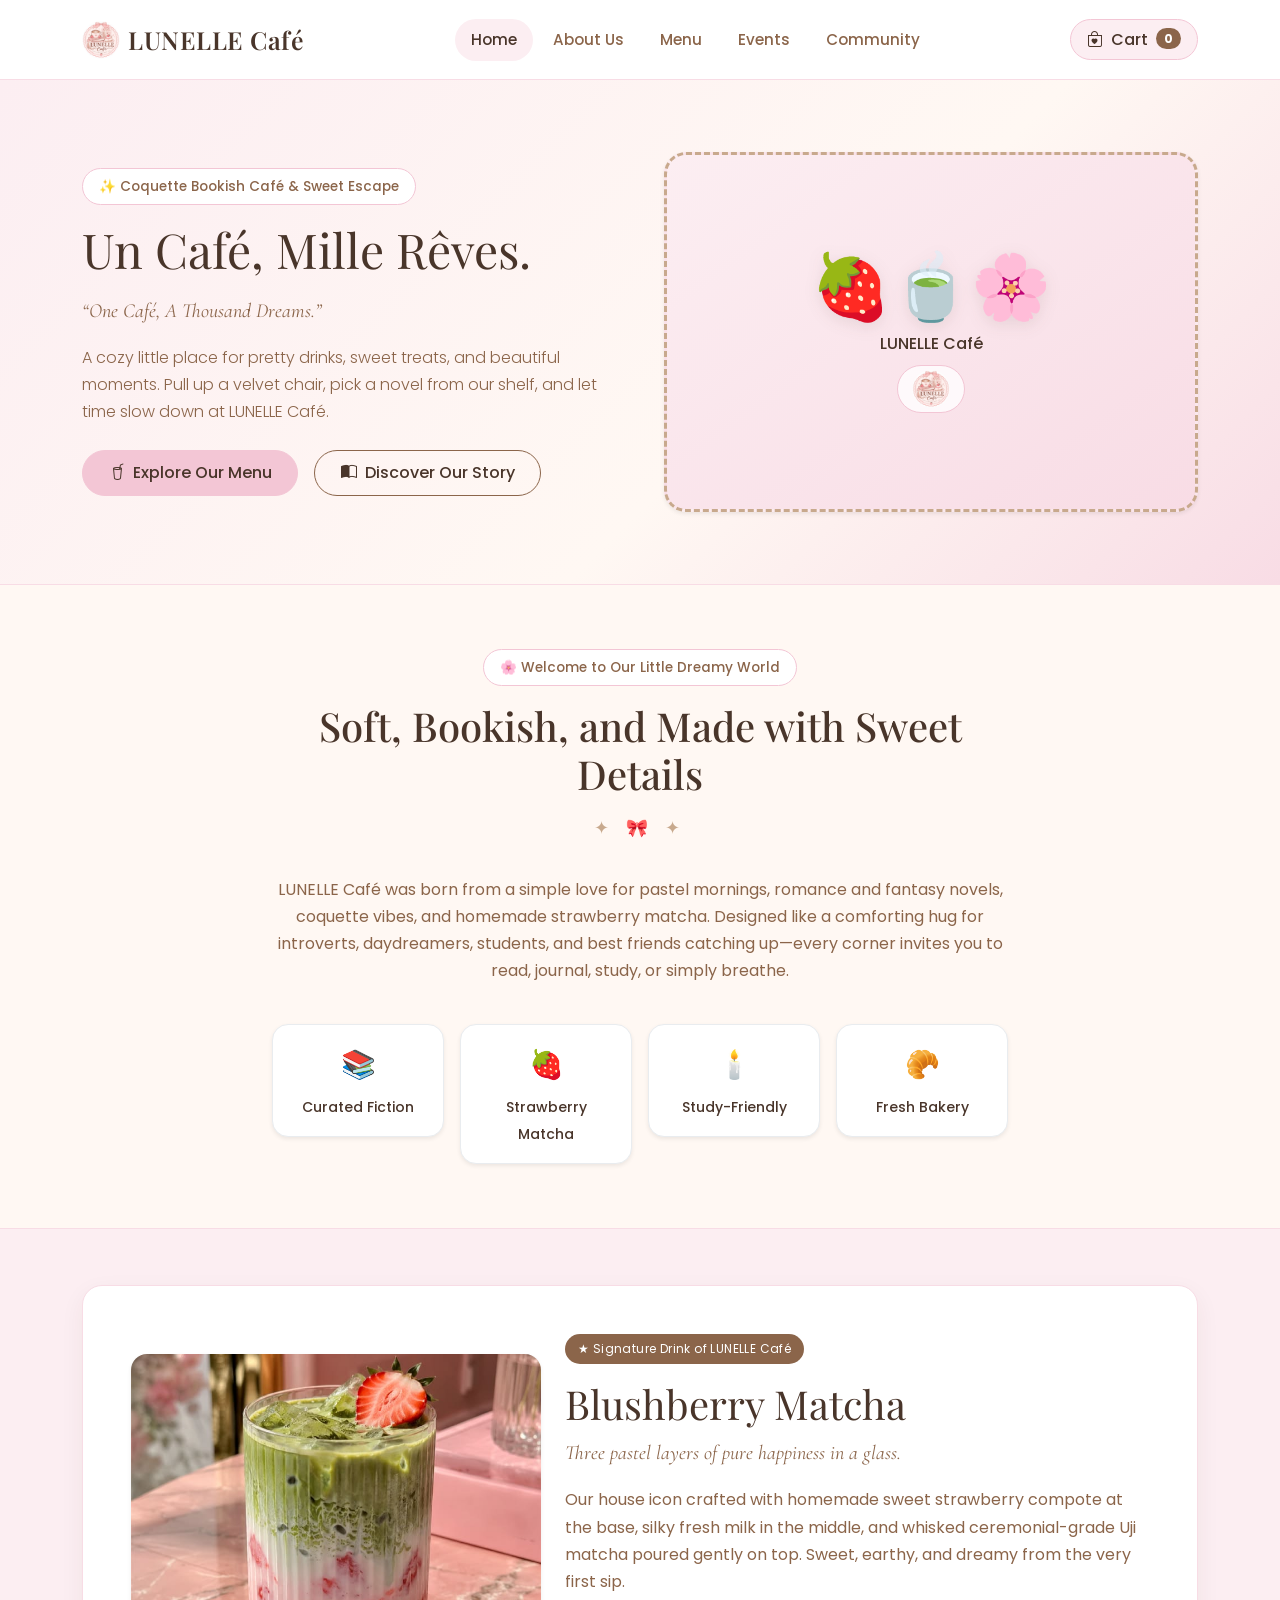
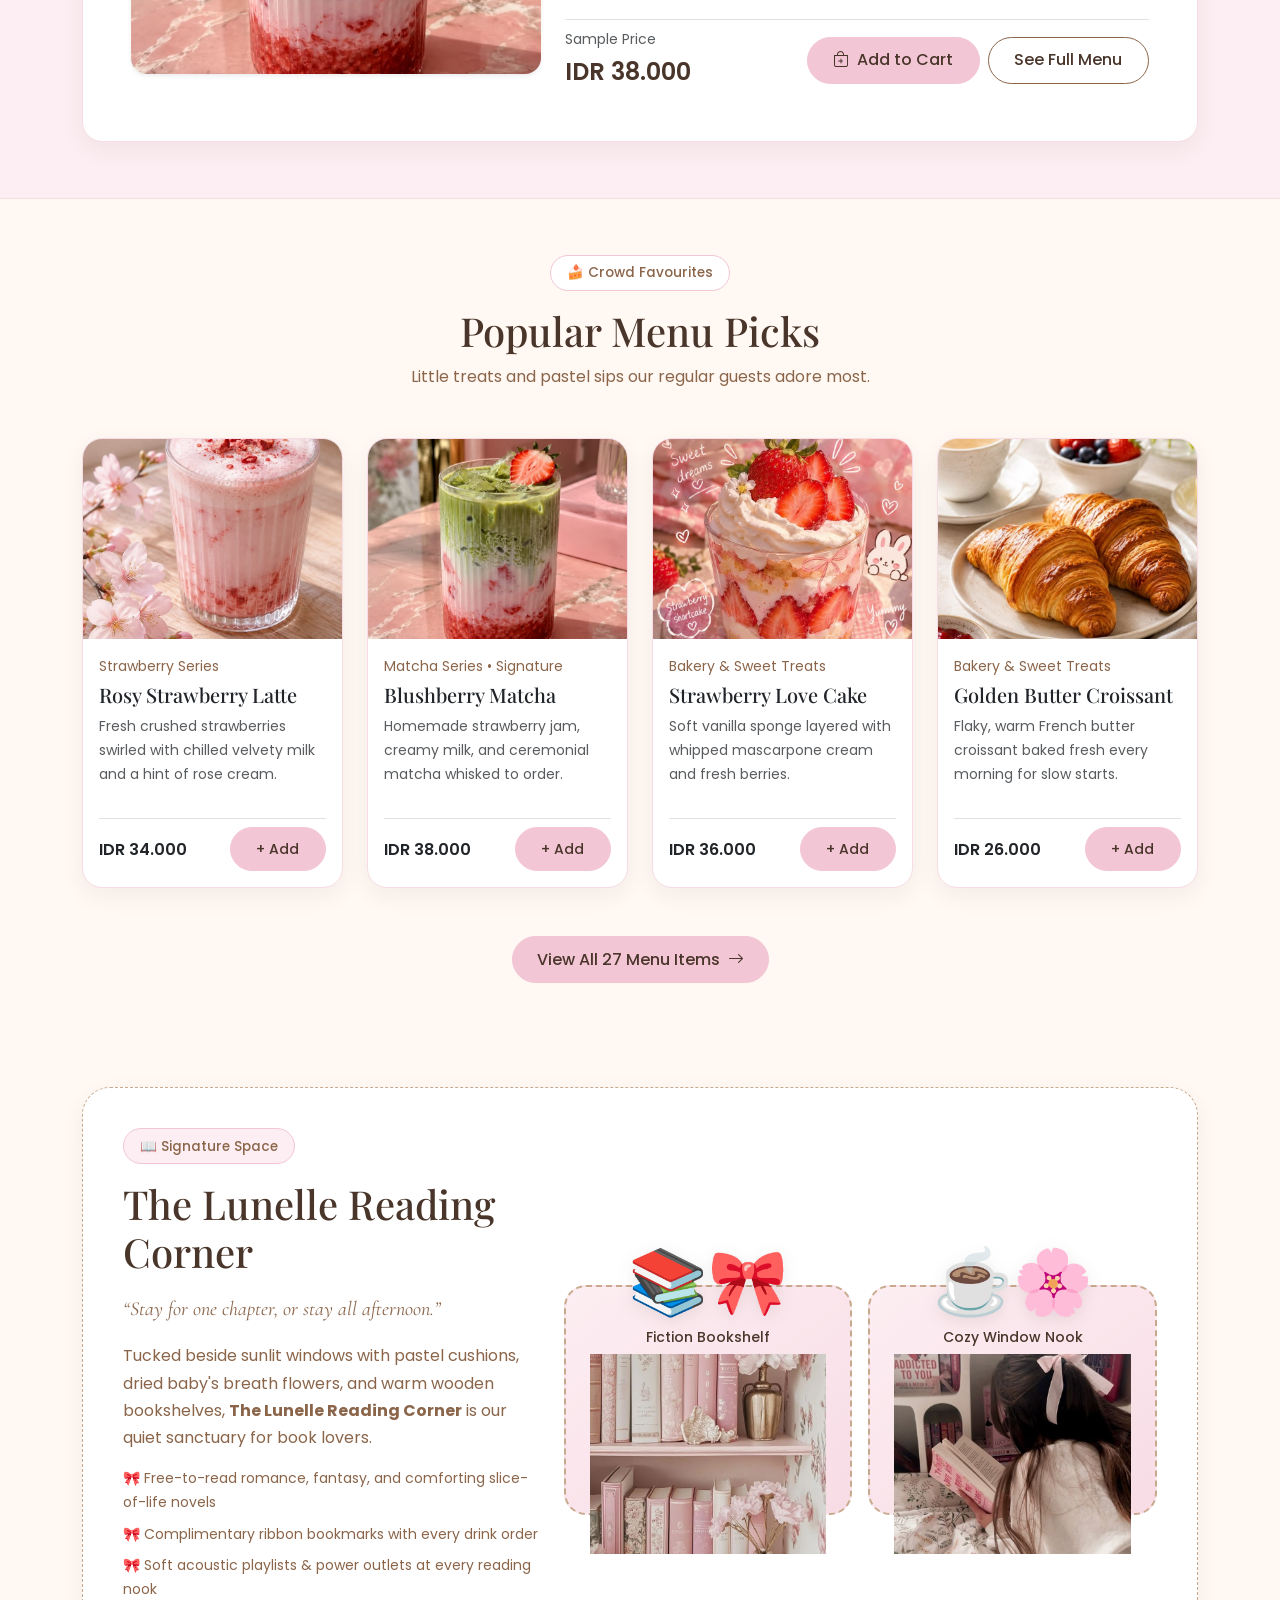
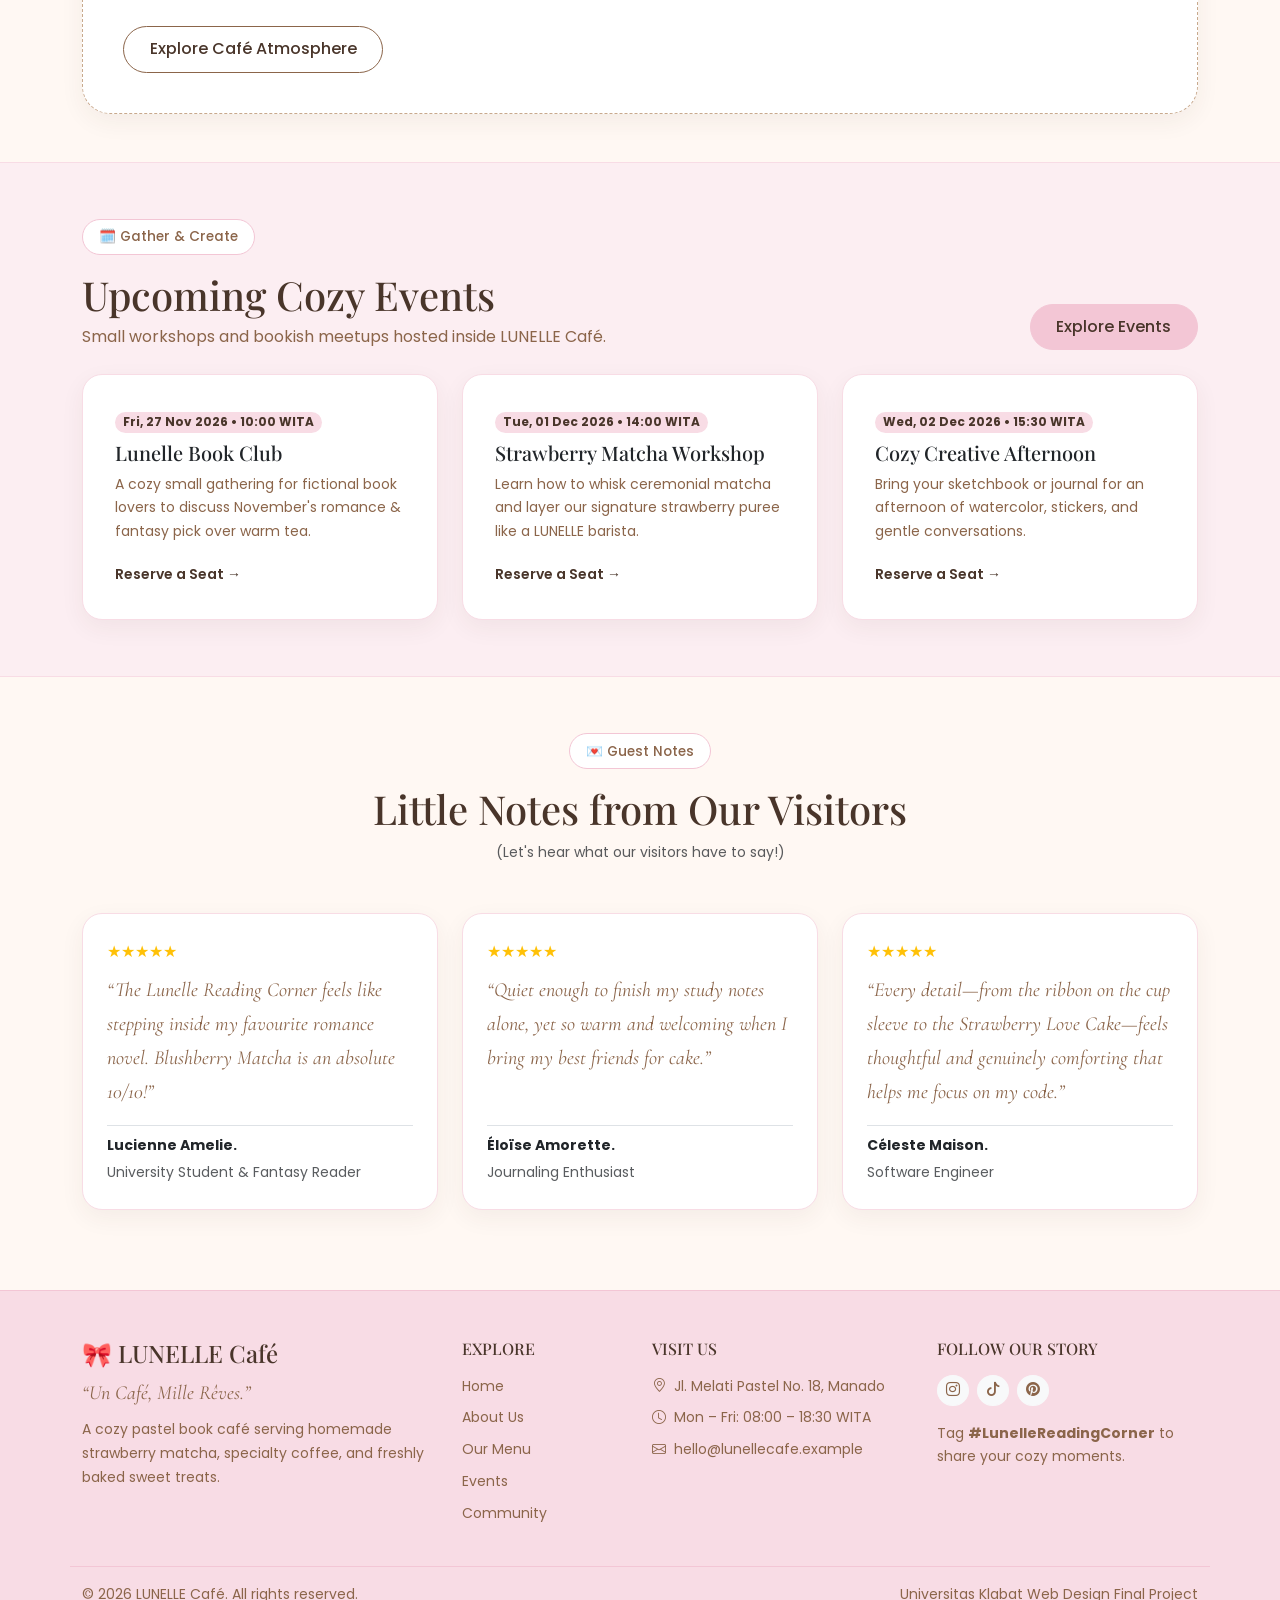
<file: index.html>
<!DOCTYPE html>
<html lang="en">
<head>
  <meta charset="UTF-8">
  <meta name="viewport" content="width=device-width, initial-scale=1.0">
  <title>LUNELLE Café — Un Café, Mille Rêves.</title>
  <!-- Bootstrap 5 CSS (Bisa diganti ke file lokal kamu: href="css/bootstrap.min.css") -->
  <link href="css/bootstrap.min.css" rel="stylesheet">
  <!-- Bootstrap Icons -->
  <link rel="stylesheet" href="https://cdn.jsdelivr.net/npm/bootstrap-icons@1.11.3/font/bootstrap-icons.min.css">
  <!-- Custom LUNELLE CSS -->
  <link rel="stylesheet" href="css/style.css">
</head>
<body>

  <!-- 1. NAVIGATION BAR (Buka tab baru saat diklik) -->
  <nav class="navbar navbar-expand-lg navbar-lunelle sticky-top">
    <div class="container">
      <a class="navbar-brand d-flex align-items-center gap-2" href="index.html">
        <img src="images/logo.png" alt="Logo LUNELLE Café" width="38" height="38" class="rounded-circle object-fit-cover">
        <span>LUNELLE Café</span>
      </a>
      <button class="navbar-toggler border-0" type="button" data-bs-toggle="collapse" data-bs-target="#lunelleNavbar" aria-controls="lunelleNavbar" aria-expanded="false" aria-label="Toggle navigation">
        <span class="navbar-toggler-icon"></span>
      </button>

      <div class="collapse navbar-collapse" id="lunelleNavbar">
        <ul class="navbar-nav mx-auto mb-2 mb-lg-0 gap-lg-1">
          <li class="nav-item">
            <a class="nav-link active" aria-current="page" href="index.html">Home</a>
          </li>
          <li class="nav-item">
            <a class="nav-link" href="about.html" target="_blank" rel="noopener noreferrer">About Us</a>
          </li>
          <li class="nav-item">
            <a class="nav-link" href="menu.html" target="_blank" rel="noopener noreferrer">Menu</a>
          </li>
          <li class="nav-item">
            <a class="nav-link" href="events.html" target="_blank" rel="noopener noreferrer">Events</a>
          </li>
          <li class="nav-item">
            <a class="nav-link" href="community.html" target="_blank" rel="noopener noreferrer">Community</a>
          </li>
        </ul>

        <!-- Shopping Cart Button with Item Counter -->
        <div class="d-flex">
          <a href="menu.html#cartSection" target="_blank" rel="noopener noreferrer" class="btn btn-cart-nav d-inline-flex align-items-center gap-2">
            <i class="bi bi-bag-heart"></i>
            <span>Cart</span>
            <span class="badge rounded-pill badge-cart" id="navCartCount">0</span>
          </a>
        </div>
      </div>
    </div>
  </nav>

  <!-- 2. HERO SECTION -->
  <header class="hero-section">
    <div class="container">
      <div class="row align-items-center g-5">
        <div class="col-lg-6 fade-in-up">
          <span class="pill-tag">✨ Coquette Bookish Café &amp; Sweet Escape</span>
          <h1 class="display-5 mb-3">Un Café, Mille Rêves.</h1>
          <p class="font-accent mb-3">“One Café, A Thousand Dreams.”</p>
          <p class="lead fs-6 text-coffee mb-4">
            A cozy little place for pretty drinks, sweet treats, and beautiful moments. Pull up a velvet chair, pick a novel from our shelf, and let time slow down at LUNELLE Café.
          </p>
          <div class="d-flex flex-wrap gap-3">
            <a href="menu.html" target="_blank" rel="noopener noreferrer" class="btn btn-lunelle-primary">
              <i class="bi bi-cup-straw me-1"></i> Explore Our Menu
            </a>
            <a href="about.html" target="_blank" rel="noopener noreferrer" class="btn btn-lunelle-outline">
              <i class="bi bi-book-half me-1"></i> Discover Our Story
            </a>
          </div>
        </div>

        <div class="col-lg-6 fade-in-up">
          <!-- Placeholder Foto Hero (Ganti dengan <img src="images/hero-cafe.jpg" class="img-fluid rounded-4" alt="...">) -->
          <div class="photo-placeholder photo-hero shadow-sm" role="img" aria-label="Placeholder foto utama interior pastel LUNELLE Café">
            <div class="fruit-emoji">🍓🍵🌸</div>
            <p class="mb-2 fw-medium text-dark-brown">LUNELLE Café</p>
            <span class="photo-label">
                <img src="images/logo.png" alt="Logo LUNELLE Café" width="38" height="38" class="rounded-circle object-fit-cover">
            </span>
          </div>
        </div>
      </div>
    </div>
  </header>

  <!-- 3. BRAND INTRODUCTION -->
  <section class="py-5">
    <div class="container py-3">
      <div class="row justify-content-center text-center fade-in-up">
        <div class="col-lg-8">
          <span class="pill-tag">🌸 Welcome to Our Little Dreamy World</span>
          <h2 class="h1 mb-3">Soft, Bookish, and Made with Sweet Details</h2>
          <div class="section-divider">✦ 🎀 ✦</div>
          <p class="text-coffee mb-4">
            LUNELLE Café was born from a simple love for pastel mornings, romance and fantasy novels, coquette vibes, and homemade strawberry matcha. Designed like a comforting hug for introverts, daydreamers, students, and best friends catching up—every corner invites you to read, journal, study, or simply breathe.
          </p>
          <div class="row g-3 mt-2">
            <div class="col-6 col-md-3">
              <div class="p-3 rounded-4 bg-white border border-light-subtle shadow-sm">
                <div class="fs-3 mb-1">📚</div>
                <small class="fw-medium">Curated Fiction</small>
              </div>
            </div>
            <div class="col-6 col-md-3">
              <div class="p-3 rounded-4 bg-white border border-light-subtle shadow-sm">
                <div class="fs-3 mb-1">🍓</div>
                <small class="fw-medium">Strawberry Matcha</small>
              </div>
            </div>
            <div class="col-6 col-md-3">
              <div class="p-3 rounded-4 bg-white border border-light-subtle shadow-sm">
                <div class="fs-3 mb-1">🕯️</div>
                <small class="fw-medium">Study-Friendly</small>
              </div>
            </div>
            <div class="col-6 col-md-3">
              <div class="p-3 rounded-4 bg-white border border-light-subtle shadow-sm">
                <div class="fs-3 mb-1">🥐</div>
                <small class="fw-medium">Fresh Bakery</small>
              </div>
            </div>
          </div>
        </div>
      </div>
    </div>
  </section>

  <!-- 4. SIGNATURE DRINK -->
  <section class="py-5 bg-baby-pink border-top border-bottom" style="border-color: var(--blush-pink) !important;">
    <div class="container py-2">
      <div class="card card-lunelle p-4 p-lg-5 fade-in-up">
        <div class="row align-items-center g-4">
          <div class="col-md-5">
           <img src="images/blushberry-matcha.jpg" class="img-fluid rounded-4 shadow-sm w-100" style="height: 320px; object-fit: cover;" alt="Blushberry Matcha Signature Drink">
          </div>
          <div class="col-md-7">
            <span class="signature-badge d-inline-block mb-3">★ Signature Drink of LUNELLE Café</span>
            <h2 class="display-6 mb-2">Blushberry Matcha</h2>
            <p class="font-accent mb-3">Three pastel layers of pure happiness in a glass.</p>
            <p class="text-coffee mb-4">
              Our house icon crafted with homemade sweet strawberry compote at the base, silky fresh milk in the middle, and whisked ceremonial-grade Uji matcha poured gently on top. Sweet, earthy, and dreamy from the very first sip.
            </p>
            <div class="d-flex flex-wrap align-items-center justify-content-between gap-3 pt-2 border-top">
              <div>
                <small class="text-muted d-block">Sample Price</small>
                <span class="fs-4 fw-semibold text-dark-brown">IDR 38.000</span>
              </div>
              <div class="d-flex gap-2">
                <button type="button" class="btn btn-lunelle-primary" onclick="addToCartFromHome('mat-2')">
                  <i class="bi bi-bag-plus me-1"></i> Add to Cart
                </button>
                <a href="menu.html" target="_blank" rel="noopener noreferrer" class="btn btn-lunelle-outline">See Full Menu</a>
              </div>
            </div>
          </div>
        </div>
      </div>
    </div>
  </section>

  <!-- 5. POPULAR MENU -->
  <section class="py-5">
    <div class="container py-2">
      <div class="text-center mb-5 fade-in-up">
        <span class="pill-tag">🍰 Crowd Favourites</span>
        <h2 class="h1">Popular Menu Picks</h2>
        <p class="text-coffee">Little treats and pastel sips our regular guests adore most.</p>
      </div>

      <div class="row row-cols-1 row-cols-md-2 row-cols-lg-4 g-4 fade-in-up">
       <!-- Item 1 -->
        <div class="col">
          <div class="card card-lunelle h-100">
            <img src="images/rosy-strawberry-latte.jpg" class="card-img-top" style="height: 200px; object-fit: cover;" alt="Rosy Strawberry Latte">
            <div class="card-body d-flex flex-column">
              <small class="text-coffee mb-1">Strawberry Series</small>
              <h3 class="h5 card-title">Rosy Strawberry Latte</h3>
              <p class="card-text small text-muted flex-grow-1">Fresh crushed strawberries swirled with chilled velvety milk and a hint of rose cream.</p>
              <div class="d-flex align-items-center justify-content-between mt-3 pt-2 border-top">
                <span class="fw-semibold">IDR 34.000</span>
                <button class="btn btn-sm btn-lunelle-primary" onclick="addToCartFromHome('str-1')">+ Add</button>
              </div>
            </div>
          </div>
        </div>

        <!-- Item 2 -->
        <div class="col">
          <div class="card card-lunelle h-100">
            <img src="images/blushberry-matcha.jpg" class="card-img-top" style="height: 200px; object-fit: cover;" alt="Blushberry Matcha">
            <div class="card-body d-flex flex-column">
              <small class="text-coffee mb-1">Matcha Series • Signature</small>
              <h3 class="h5 card-title">Blushberry Matcha</h3>
              <p class="card-text small text-muted flex-grow-1">Homemade strawberry jam, creamy milk, and ceremonial matcha whisked to order.</p>
              <div class="d-flex align-items-center justify-content-between mt-3 pt-2 border-top">
                <span class="fw-semibold">IDR 38.000</span>
                <button class="btn btn-sm btn-lunelle-primary" onclick="addToCartFromHome('mat-2')">+ Add</button>
              </div>
            </div>
          </div>
        </div>

        <!-- Item 3 -->
        <div class="col">
          <div class="card card-lunelle h-100">
            <img src="images/strawberry-love-cake.jpg" class="card-img-top" style="height: 200px; object-fit: cover;" alt="Strawberry Love Cake">
            <div class="card-body d-flex flex-column">
              <small class="text-coffee mb-1">Bakery &amp; Sweet Treats</small>
              <h3 class="h5 card-title">Strawberry Love Cake</h3>
              <p class="card-text small text-muted flex-grow-1">Soft vanilla sponge layered with whipped mascarpone cream and fresh berries.</p>
              <div class="d-flex align-items-center justify-content-between mt-3 pt-2 border-top">
                <span class="fw-semibold">IDR 36.000</span>
                <button class="btn btn-sm btn-lunelle-primary" onclick="addToCartFromHome('bak-2')">+ Add</button>
              </div>
            </div>
          </div>
        </div>

        <!-- Item 4 -->
        <div class="col">
          <div class="card card-lunelle h-100">
            <img src="images/golden-butter-croissant.jpg" class="card-img-top" style="height: 200px; object-fit: cover;" alt="Golden Butter Croissant">
            <div class="card-body d-flex flex-column">
              <small class="text-coffee mb-1">Bakery &amp; Sweet Treats</small>
              <h3 class="h5 card-title">Golden Butter Croissant</h3>
              <p class="card-text small text-muted flex-grow-1">Flaky, warm French butter croissant baked fresh every morning for slow starts.</p>
              <div class="d-flex align-items-center justify-content-between mt-3 pt-2 border-top">
                <span class="fw-semibold">IDR 26.000</span>
                <button class="btn btn-sm btn-lunelle-primary" onclick="addToCartFromHome('bak-8')">+ Add</button>
              </div>
            </div>
          </div>
        </div>
      </div>

      <div class="text-center mt-5">
        <a href="menu.html" target="_blank" rel="noopener noreferrer" class="btn btn-lunelle-primary px-4">
          View All 27 Menu Items <i class="bi bi-arrow-right ms-1"></i>
        </a>
      </div>
    </div>
  </section>

  <!-- 6. THE LUNELLE READING CORNER -->
  <section class="py-5">
    <div class="container">
      <div class="reading-corner-box fade-in-up">
        <div class="row align-items-center g-4">
          <div class="col-lg-5">
            <span class="pill-tag bg-baby-pink">📖 Signature Space</span>
            <h2 class="h1 mb-3">The Lunelle Reading Corner</h2>
            <p class="font-accent mb-3">“Stay for one chapter, or stay all afternoon.”</p>
            <p class="text-coffee mb-3">
              Tucked beside sunlit windows with pastel cushions, dried baby's breath flowers, and warm wooden bookshelves, <strong>The Lunelle Reading Corner</strong> is our quiet sanctuary for book lovers.
            </p>
            <ul class="list-unstyled text-coffee small mb-4">
              <li class="mb-2">🎀 Free-to-read romance, fantasy, and comforting slice-of-life novels</li>
              <li class="mb-2">🎀 Complimentary ribbon bookmarks with every drink order</li>
              <li class="mb-2">🎀 Soft acoustic playlists &amp; power outlets at every reading nook</li>
            </ul>
            <a href="about.html" target="_blank" rel="noopener noreferrer" class="btn btn-lunelle-outline">Explore Café Atmosphere</a>
          </div>

          <div class="col-lg-7">
            <div class="row g-3">
              <div class="col-md-6">
                <div class="photo-placeholder photo-reading" role="img" aria-label="Placeholder foto rak buku novel">
                  <div class="fruit-emoji">📚🎀</div>
                  <p class="small mb-1 fw-medium text-dark-brown">Fiction Bookshelf</p>
                  <img src="images/reading-books.jpg" class="card-img-top" style="height: 200px; object-fit: cover;" alt="Fiction Bookshelf">
                </div>
              </div>
              <div class="col-md-6">
                <div class="photo-placeholder photo-reading" role="img" aria-label="Placeholder foto sudut baca cozy">
                  <div class="fruit-emoji">☕🌸</div>
                  <p class="small mb-1 fw-medium text-dark-brown">Cozy Window Nook</p>
                  <img src="images/reading-nook.jpg" class="card-img-top" style="height: 200px; object-fit: cover;" alt="Cozy Window Nook">
                </div>
              </div>
            </div>
          </div>
        </div>
      </div>
    </div>
  </section>

  <!-- 7. UPCOMING EVENTS -->
  <section class="py-5 bg-baby-pink border-top border-bottom" style="border-color: var(--blush-pink) !important;">
    <div class="container py-2">
      <div class="d-flex flex-wrap justify-content-between align-items-end mb-4 fade-in-up">
        <div>
          <span class="pill-tag">🗓️ Gather &amp; Create</span>
          <h2 class="h1 mb-1">Upcoming Cozy Events</h2>
          <p class="text-coffee mb-0">Small workshops and bookish meetups hosted inside LUNELLE Café.</p>
        </div>
        <a href="events.html" target="_blank" rel="noopener noreferrer" class="btn btn-lunelle-primary mt-3 mt-md-0">Explore Events</a>
      </div>

      <div class="row row-cols-1 row-cols-md-3 g-4 fade-in-up">
        <div class="col">
          <div class="card card-lunelle h-100 p-3">
            <div class="card-body">
              <span class="badge rounded-pill bg-blush text-dark-brown mb-2">Fri, 27 Nov 2026 • 10:00 WITA</span>
              <h3 class="h5">Lunelle Book Club</h3>
              <p class="small text-coffee mb-3">A cozy small gathering for fictional book lovers to discuss November's romance &amp; fantasy pick over warm tea.</p>
              <a href="events.html" target="_blank" rel="noopener noreferrer" class="small fw-semibold text-dark-brown text-decoration-none">Reserve a Seat →</a>
            </div>
          </div>
        </div>

        <div class="col">
          <div class="card card-lunelle h-100 p-3">
            <div class="card-body">
              <span class="badge rounded-pill bg-blush text-dark-brown mb-2">Tue, 01 Dec 2026 • 14:00 WITA</span>
              <h3 class="h5">Strawberry Matcha Workshop</h3>
              <p class="small text-coffee mb-3">Learn how to whisk ceremonial matcha and layer our signature strawberry puree like a LUNELLE barista.</p>
              <a href="events.html" target="_blank" rel="noopener noreferrer" class="small fw-semibold text-dark-brown text-decoration-none">Reserve a Seat →</a>
            </div>
          </div>
        </div>

        <div class="col">
          <div class="card card-lunelle h-100 p-3">
            <div class="card-body">
              <span class="badge rounded-pill bg-blush text-dark-brown mb-2">Wed, 02 Dec 2026 • 15:30 WITA</span>
              <h3 class="h5">Cozy Creative Afternoon</h3>
              <p class="small text-coffee mb-3">Bring your sketchbook or journal for an afternoon of watercolor, stickers, and gentle conversations.</p>
              <a href="events.html" target="_blank" rel="noopener noreferrer" class="small fw-semibold text-dark-brown text-decoration-none">Reserve a Seat →</a>
            </div>
          </div>
        </div>
      </div>
    </div>
  </section>

  <!-- 8. TESTIMONIALS (SAMPLE CONTENT) -->
  <section class="py-5">
    <div class="container py-2">
      <div class="text-center mb-5 fade-in-up">
        <span class="pill-tag">💌 Guest Notes</span>
        <h2 class="h1">Little Notes from Our Visitors</h2>
        <p class="small text-muted">(Let's hear what our visitors have to say!)</p>
      </div>

      <div class="row row-cols-1 row-cols-md-3 g-4 fade-in-up">
        <div class="col">
          <div class="card card-lunelle h-100 p-4">
            <div class="text-warning mb-2">★★★★★</div>
            <p class="font-accent mb-3">“The Lunelle Reading Corner feels like stepping inside my favourite romance novel. Blushberry Matcha is an absolute 10/10!”</p>
            <div class="mt-auto pt-2 border-top">
              <strong class="d-block small">Lucienne Amelie.</strong>
              <small class="text-muted">University Student &amp; Fantasy Reader</small>
            </div>
          </div>
        </div>

        <div class="col">
          <div class="card card-lunelle h-100 p-4">
            <div class="text-warning mb-2">★★★★★</div>
            <p class="font-accent mb-3">“Quiet enough to finish my study notes alone, yet so warm and welcoming when I bring my best friends for cake.”</p>
            <div class="mt-auto pt-2 border-top">
              <strong class="d-block small">Éloïse Amorette.</strong>
              <small class="text-muted">Journaling Enthusiast</small>
            </div>
          </div>
        </div>

        <div class="col">
          <div class="card card-lunelle h-100 p-4">
            <div class="text-warning mb-2">★★★★★</div>
            <p class="font-accent mb-3">“Every detail—from the ribbon on the cup sleeve to the Strawberry Love Cake—feels thoughtful and genuinely comforting that helps me focus on my code.”</p>
            <div class="mt-auto pt-2 border-top">
              <strong class="d-block small">Céleste Maison.</strong>
              <small class="text-muted">Software Engineer</small>
            </div>
          </div>
        </div>
      </div>
    </div>
  </section>

  <!-- 9. FOOTER -->
  <footer class="footer-lunelle pt-5 pb-4 mt-4">
    <div class="container">
      <div class="row g-4 pb-4 border-bottom" style="border-color: var(--soft-pink) !important;">
        <div class="col-lg-4">
          <h3 class="h4 mb-2">🎀 LUNELLE Café</h3>
          <p class="font-accent mb-2">“Un Café, Mille Rêves.”</p>
          <p class="small text-coffee">
            A cozy pastel book café serving homemade strawberry matcha, specialty coffee, and freshly baked sweet treats.
          </p>
        </div>

        <div class="col-6 col-lg-2">
          <h4 class="h6 text-uppercase mb-3">Explore</h4>
          <ul class="list-unstyled small d-flex flex-column gap-2">
            <li><a href="index.html">Home</a></li>
            <li><a href="about.html" target="_blank" rel="noopener noreferrer">About Us</a></li>
            <li><a href="menu.html" target="_blank" rel="noopener noreferrer">Our Menu</a></li>
            <li><a href="events.html" target="_blank" rel="noopener noreferrer">Events</a></li>
            <li><a href="community.html" target="_blank" rel="noopener noreferrer">Community</a></li>
          </ul>
        </div>

        <div class="col-6 col-lg-3">
          <h4 class="h6 text-uppercase mb-3">Visit Us </h4>
          <ul class="list-unstyled small text-coffee d-flex flex-column gap-2">
            <li><i class="bi bi-geo-alt me-1"></i> Jl. Melati Pastel No. 18, Manado</li>
            <li><i class="bi bi-clock me-1"></i> Mon – Fri: 08:00 – 18:30 WITA</li>
            <li><i class="bi bi-envelope me-1"></i> hello@lunellecafe.example</li>
          </ul>
        </div>

        <div class="col-lg-3">
          <h4 class="h6 text-uppercase mb-3">Follow Our Story</h4>
          <div class="d-flex gap-2 mb-3">
            <a href="#" class="btn btn-sm btn-light rounded-circle" aria-label="Instagram Placeholder"><i class="bi bi-instagram"></i></a>
            <a href="#" class="btn btn-sm btn-light rounded-circle" aria-label="TikTok Placeholder"><i class="bi bi-tiktok"></i></a>
            <a href="#" class="btn btn-sm btn-light rounded-circle" aria-label="Pinterest Placeholder"><i class="bi bi-pinterest"></i></a>
          </div>
          <small class="text-coffee d-block">Tag <strong>#LunelleReadingCorner</strong> to share your cozy moments.</small>
        </div>
      </div>

      <div class="pt-3 d-flex flex-wrap justify-content-between align-items-center small text-coffee">
        <span>&copy; 2026 LUNELLE Café. All rights reserved.</span>
        <span>Universitas Klabat Web Design Final Project</span>
      </div>
    </div>
  </footer>

  <!-- Back to Top Button -->
  <button id="backToTopBtn" title="Back to top" aria-label="Back to top">
    <i class="bi bi-arrow-up"></i>
  </button>

  <!-- Toast Notification when adding item from Home -->
  <div class="toast-container position-fixed bottom-0 start-0 p-3">
    <div id="homeCartToast" class="toast align-items-center border-0 rounded-4 shadow" role="alert" aria-live="assertive" aria-atomic="true" style="background-color: var(--dark-brown); color: var(--pure-white);">
      <div class="d-flex">
        <div class="toast-body" id="homeToastMessage">
          Added to your LUNELLE cart!
        </div>
        <button type="button" class="btn-close btn-close-white me-2 m-auto" data-bs-dismiss="toast" aria-label="Close"></button>
      </div>
    </div>
  </div>

  <!-- Bootstrap 5 JS Bundle (Bisa diganti ke file lokal kamu: src="js/bootstrap.bundle.min.js") -->
  <script src="js/bootstrap.bundle.min.js"></script>
  <script src="js/main.js"></script>
  <script src="js/cart.js"></script>
</body>
</html>
</file>
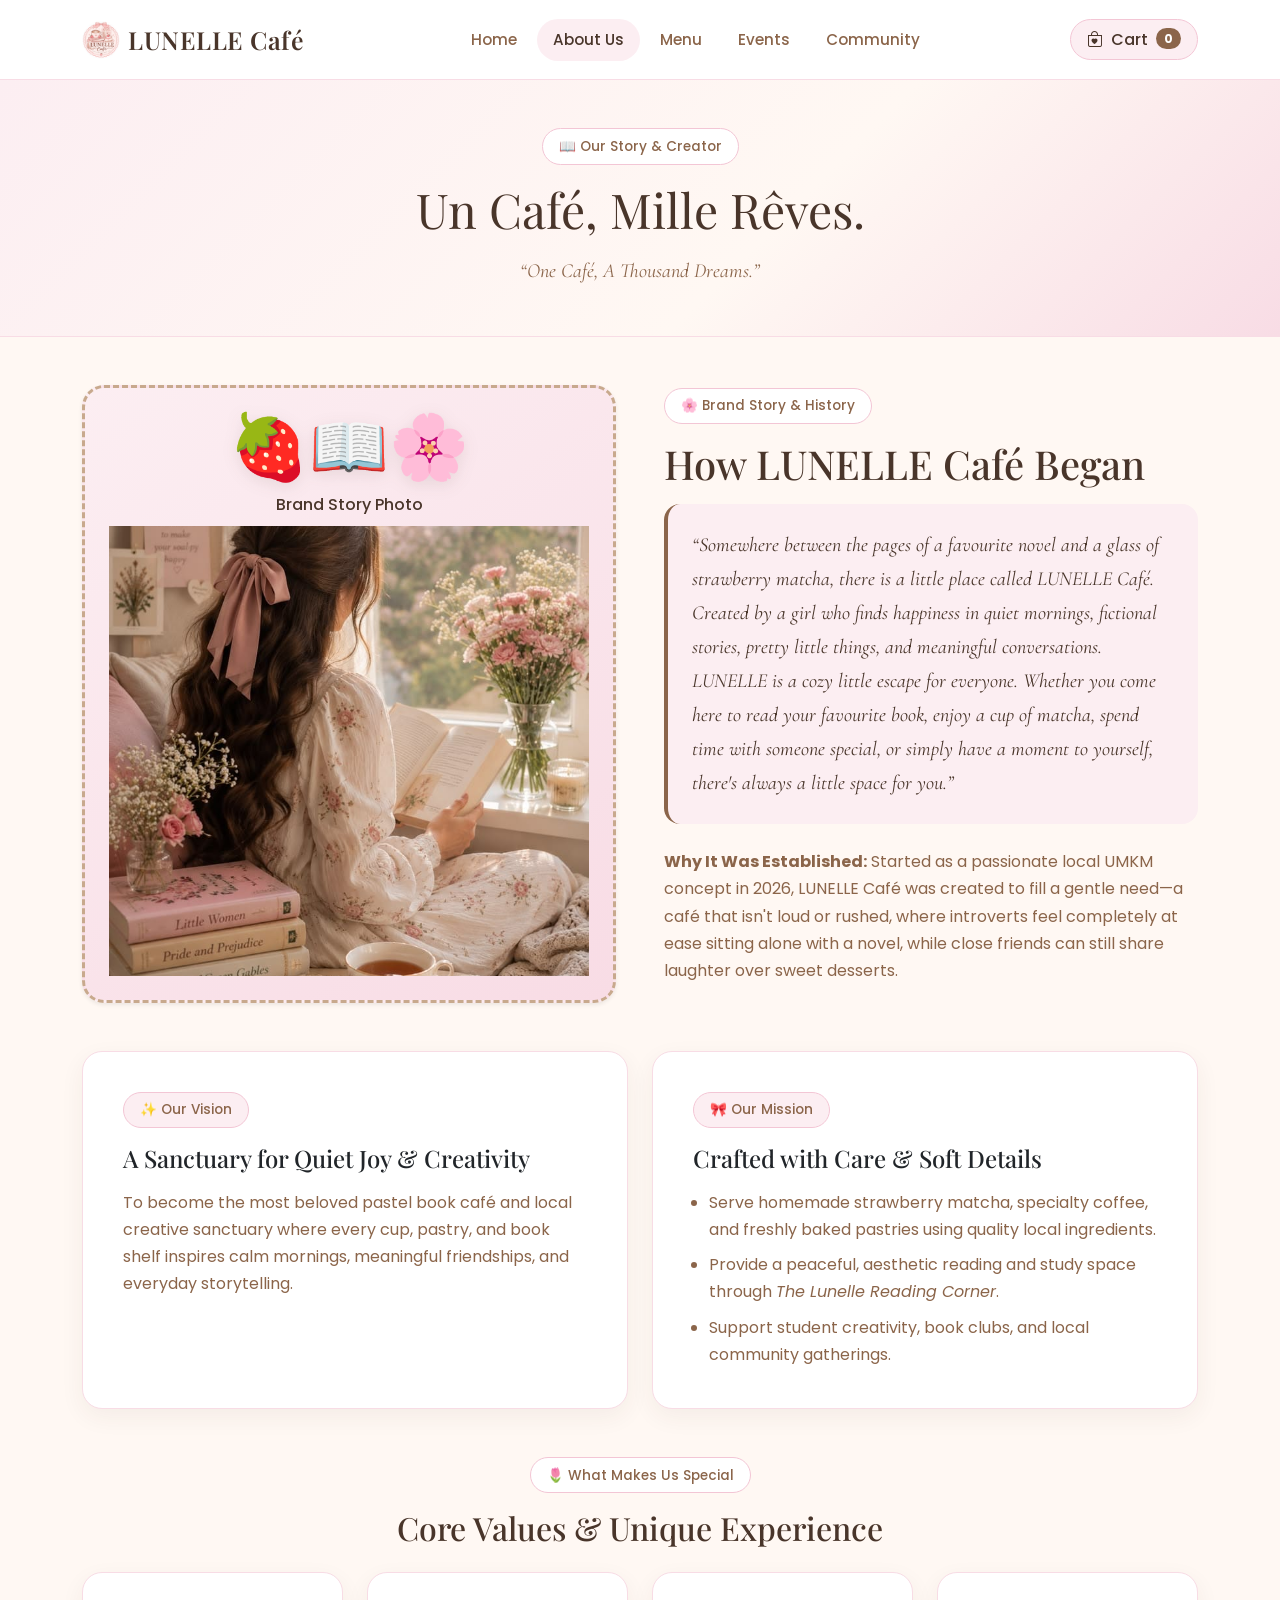
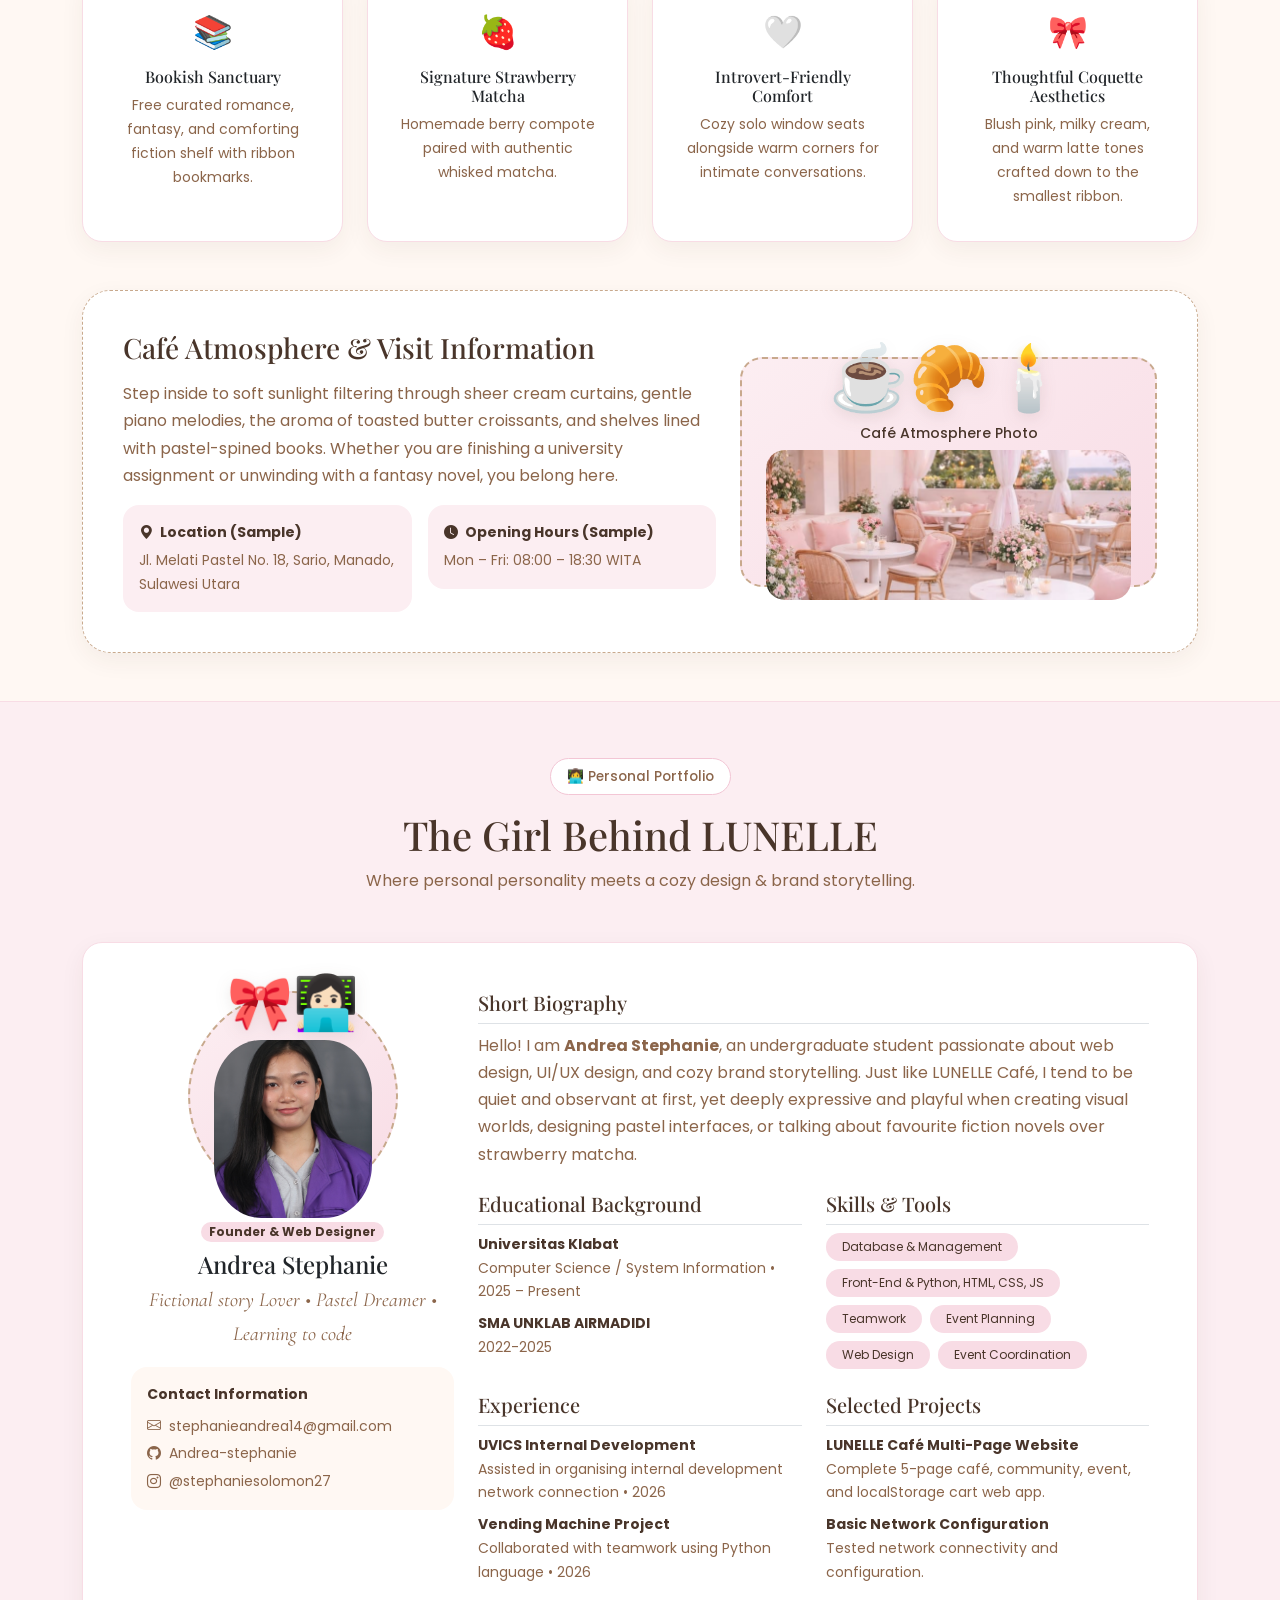
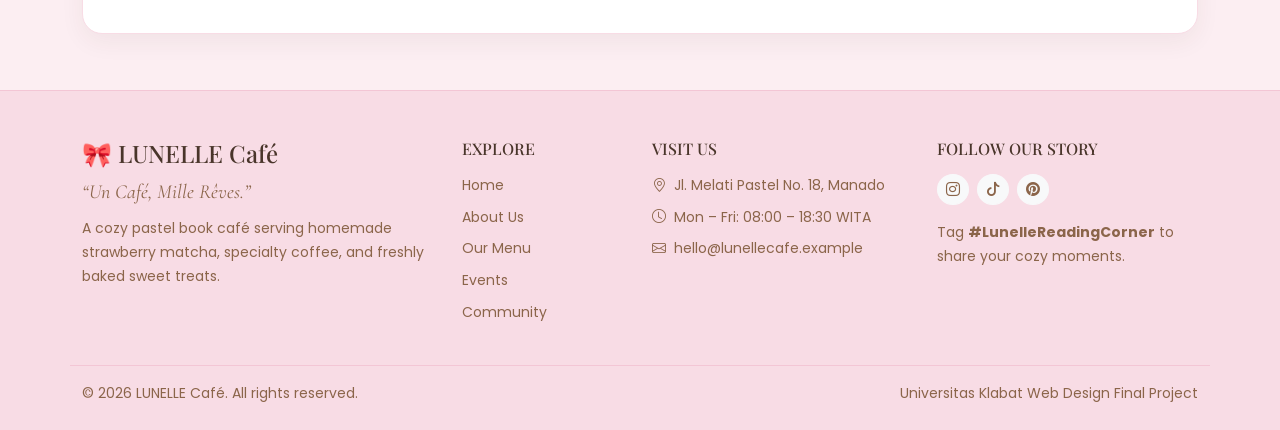
<file: about.html>
<!DOCTYPE html>
<html lang="en">
<head>
  <meta charset="UTF-8">
  <meta name="viewport" content="width=device-width, initial-scale=1.0">
  <title>About Us &amp; Founder Portfolio — LUNELLE Café</title>
  <!-- Bootstrap 5 CSS (Bisa diganti ke file lokal kamu: href="css/bootstrap.min.css") -->
  <link href="css/bootstrap.min.css" rel="stylesheet">
  <!-- Bootstrap Icons -->
  <link rel="stylesheet" href="https://cdn.jsdelivr.net/npm/bootstrap-icons@1.11.3/font/bootstrap-icons.min.css">
  <!-- Custom LUNELLE CSS -->
  <link rel="stylesheet" href="css/style.css">
</head>
<body>

  <!-- NAVIGATION BAR (Buka tab baru saat diklik) -->
  <nav class="navbar navbar-expand-lg navbar-lunelle sticky-top">
    <div class="container">
      <a class="navbar-brand d-flex align-items-center gap-2" href="index.html" target="_blank" rel="noopener noreferrer">
        <img src="images/logo.png" alt="Logo LUNELLE Café" width="38" height="38" class="rounded-circle object-fit-cover">
        <span> LUNELLE Café</span>
      </a>
      <button class="navbar-toggler border-0" type="button" data-bs-toggle="collapse" data-bs-target="#lunelleNavbar" aria-controls="lunelleNavbar" aria-expanded="false" aria-label="Toggle navigation">
        <span class="navbar-toggler-icon"></span>
      </button>

      <div class="collapse navbar-collapse" id="lunelleNavbar">
        <ul class="navbar-nav mx-auto mb-2 mb-lg-0 gap-lg-1">
          <li class="nav-item">
            <a class="nav-link" href="index.html" target="_blank" rel="noopener noreferrer">Home</a>
          </li>
          <li class="nav-item">
            <a class="nav-link active" aria-current="page" href="about.html">About Us</a>
          </li>
          <li class="nav-item">
            <a class="nav-link" href="menu.html" target="_blank" rel="noopener noreferrer">Menu</a>
          </li>
          <li class="nav-item">
            <a class="nav-link" href="events.html" target="_blank" rel="noopener noreferrer">Events</a>
          </li>
          <li class="nav-item">
            <a class="nav-link" href="community.html" target="_blank" rel="noopener noreferrer">Community</a>
          </li>
        </ul>

        <div class="d-flex">
          <a href="menu.html#cartSection" target="_blank" rel="noopener noreferrer" class="btn btn-cart-nav d-inline-flex align-items-center gap-2">
            <i class="bi bi-bag-heart"></i>
            <span>Cart</span>
            <span class="badge rounded-pill badge-cart" id="navCartCount">0</span>
          </a>
        </div>
      </div>
    </div>
  </nav>

  <!-- PAGE HEADER -->
  <header class="hero-section py-5">
    <div class="container text-center fade-in-up">
      <span class="pill-tag">📖 Our Story &amp; Creator</span>
      <h1 class="display-5 mb-3">Un Café, Mille Rêves.</h1>
      <p class="font-accent mb-0">“One Café, A Thousand Dreams.”</p>
    </div>
  </header>

  <!-- =========================================================
       SECTION A: ABOUT LUNELLE CAFÉ (LOCAL UMKM PROFILE)
       ========================================================= -->
  <section class="py-5">
    <div class="container">
      <!-- Brand Story -->
      <div class="row align-items-center g-5 mb-5 fade-in-up">
        <div class="col-lg-6">
          <div class="photo-placeholder photo-hero shadow-sm" role="img" aria-label="Placeholder foto cerita LUNELLE Café">
            <div class="fruit-emoji">🍓📖🌸</div>
            <p class="mb-2 fw-medium text-dark-brown">Brand Story Photo</p>
            <img src="images/about-story.jpg" class="card-img-top" style="height: 450px; object-fit: cover;" alt="Brand Story Photo Area">
          </div>
        </div>
        <div class="col-lg-6">
          <span class="pill-tag">🌸 Brand Story &amp; History</span>
          <h2 class="h1 mb-3">How LUNELLE Café Began</h2>
          <blockquote class="p-4 rounded-4 bg-baby-pink border-start border-4 mb-4" style="border-color: var(--coffee-brown) !important;">
            <p class="font-accent mb-0 text-dark-brown">
              “Somewhere between the pages of a favourite novel and a glass of strawberry matcha, there is a little place called LUNELLE Café. Created by a girl who finds happiness in quiet mornings, fictional stories, pretty little things, and meaningful conversations. LUNELLE is a cozy little escape for everyone. Whether you come here to read your favourite book, enjoy a cup of matcha, spend time with someone special, or simply have a moment to yourself, there's always a little space for you.”
            </p>
          </blockquote>
          <p class="text-coffee">
            <strong>Why It Was Established:</strong> Started as a passionate local UMKM concept in 2026, LUNELLE Café was created to fill a gentle need—a café that isn't loud or rushed, where introverts feel completely at ease sitting alone with a novel, while close friends can still share laughter over sweet desserts.
          </p>
        </div>
      </div>

      <!-- Vision & Mission -->
      <div class="row g-4 mb-5 fade-in-up">
        <div class="col-md-6">
          <div class="card card-lunelle h-100 p-4">
            <div class="card-body">
              <span class="pill-tag bg-baby-pink">✨ Our Vision</span>
              <h3 class="h4 mb-3">A Sanctuary for Quiet Joy &amp; Creativity</h3>
              <p class="text-coffee mb-0">
                To become the most beloved pastel book café and local creative sanctuary where every cup, pastry, and book shelf inspires calm mornings, meaningful friendships, and everyday storytelling.
              </p>
            </div>
          </div>
        </div>

        <div class="col-md-6">
          <div class="card card-lunelle h-100 p-4">
            <div class="card-body">
              <span class="pill-tag bg-baby-pink">🎀 Our Mission</span>
              <h3 class="h4 mb-3">Crafted with Care &amp; Soft Details</h3>
              <ul class="text-coffee mb-0 ps-3">
                <li class="mb-2">Serve homemade strawberry matcha, specialty coffee, and freshly baked pastries using quality local ingredients.</li>
                <li class="mb-2">Provide a peaceful, aesthetic reading and study space through <em>The Lunelle Reading Corner</em>.</li>
                <li>Support student creativity, book clubs, and local community gatherings.</li>
              </ul>
            </div>
          </div>
        </div>
      </div>

      <!-- Core Values & Unique Selling Points -->
      <div class="text-center mb-4 fade-in-up">
        <span class="pill-tag">🌷 What Makes Us Special</span>
        <h2 class="h2">Core Values &amp; Unique Experience</h2>
      </div>

      <div class="row row-cols-1 row-cols-md-2 row-cols-lg-4 g-4 mb-5 fade-in-up">
        <div class="col">
          <div class="card card-lunelle h-100 p-3 text-center">
            <div class="card-body">
              <div class="fs-2 mb-2">📚</div>
              <h4 class="h6">Bookish Sanctuary</h4>
              <p class="small text-coffee mb-0">Free curated romance, fantasy, and comforting fiction shelf with ribbon bookmarks.</p>
            </div>
          </div>
        </div>
        <div class="col">
          <div class="card card-lunelle h-100 p-3 text-center">
            <div class="card-body">
              <div class="fs-2 mb-2">🍓</div>
              <h4 class="h6">Signature Strawberry Matcha</h4>
              <p class="small text-coffee mb-0">Homemade berry compote paired with authentic whisked matcha.</p>
            </div>
          </div>
        </div>
        <div class="col">
          <div class="card card-lunelle h-100 p-3 text-center">
            <div class="card-body">
              <div class="fs-2 mb-2">🤍</div>
              <h4 class="h6">Introvert-Friendly Comfort</h4>
              <p class="small text-coffee mb-0">Cozy solo window seats alongside warm corners for intimate conversations.</p>
            </div>
          </div>
        </div>
        <div class="col">
          <div class="card card-lunelle h-100 p-3 text-center">
            <div class="card-body">
              <div class="fs-2 mb-2">🎀</div>
              <h4 class="h6">Thoughtful Coquette Aesthetics</h4>
              <p class="small text-coffee mb-0">Blush pink, milky cream, and warm latte tones crafted down to the smallest ribbon.</p>
            </div>
          </div>
        </div>
      </div>

      <!-- Café Atmosphere, Location & Opening Hours -->
      <div class="reading-corner-box fade-in-up">
        <div class="row g-4 align-items-center">
          <div class="col-lg-7">
            <h3 class="h3 mb-3">Café Atmosphere &amp; Visit Information</h3>
            <p class="text-coffee mb-3">
              Step inside to soft sunlight filtering through sheer cream curtains, gentle piano melodies, the aroma of toasted butter croissants, and shelves lined with pastel-spined books. Whether you are finishing a university assignment or unwinding with a fantasy novel, you belong here.
            </p>
            <div class="row g-3 small text-coffee">
              <div class="col-sm-6">
                <div class="p-3 rounded-4 bg-baby-pink">
                  <strong class="d-block text-dark-brown mb-1"><i class="bi bi-geo-alt-fill me-1"></i> Location (Sample)</strong>
                  Jl. Melati Pastel No. 18, Sario, Manado, Sulawesi Utara
                </div>
              </div>
              <div class="col-sm-6">
                <div class="p-3 rounded-4 bg-baby-pink">
                  <strong class="d-block text-dark-brown mb-1"><i class="bi bi-clock-fill me-1"></i> Opening Hours (Sample)</strong>
                  Mon – Fri: 08:00 – 18:30 WITA<br>
                </div>
              </div>
            </div>
          </div>
          <div class="col-lg-5">
            <div class="photo-placeholder photo-reading" role="img" aria-label="Placeholder foto suasana café">
              <div class="fruit-emoji">☕🥐🕯️</div>
              <p class="small mb-1 fw-medium text-dark-brown">Café Atmosphere Photo</p>
              <img src="images/cafe-atmosphere.jpg" class="card-img-top" style="height: 150px; object-fit: cover; border-radius: 1.2rem;" alt="Café Atmosphere Photo">
            </div>
          </div>
        </div>
      </div>
    </div>
  </section>

  <!-- =========================================================
       SECTION B: FOUNDER PROFILE / PERSONAL PORTFOLIO
       ========================================================= -->
  <section class="py-5 bg-baby-pink border-top" style="border-color: var(--blush-pink) !important;">
    <div class="container py-2">
      <div class="text-center mb-5 fade-in-up">
        <span class="pill-tag">👩‍💻 Personal Portfolio</span>
        <h2 class="h1 mb-2">The Girl Behind LUNELLE</h2>
        <p class="text-coffee">Where personal personality meets a cozy design &amp; brand storytelling.</p>
      </div>

      <div class="card card-lunelle p-4 p-lg-5 fade-in-up">
        <div class="row g-4 align-items-start">
          <!-- Left Column: Profile Photo Placeholder & Contact -->
          <div class="col-lg-4 text-center">
            <div class="photo-placeholder mx-auto mb-3 rounded-circle" style="width: 210px; height: 210px;" role="img" aria-label="Placeholder foto profil founder">
              <div class="fruit-emoji" style="font-size: 3.3rem;">🎀👩🏻‍💻</div>
              <img src="images/founder.jpg" class="card-img-top" style="height: 178px; object-fit: cover; border-radius: 30%;" alt="Founder Profile Photo">
            </div>
            <span class="badge rounded-pill bg-blush text-dark-brown mb-2">Founder &amp; Web Designer</span>
            <h3 class="h4 mb-1">Andrea Stephanie</h3>
            <p class="font-accent mb-3">Fictional story Lover • Pastel Dreamer • Learning to code</p>

            <div class="p-3 rounded-4 bg-milky-cream text-start small text-coffee">
              <strong class="d-block text-dark-brown mb-2">Contact Information </strong>
              <p class="mb-1"><i class="bi bi-envelope me-2"></i>stephanieandrea14@gmail.com</p>
              <p class="mb-1"><i class="bi bi-github me-2"></i>Andrea-stephanie</p>
              <p class="mb-0"><i class="bi bi-instagram me-2"></i>@stephaniesolomon27</p>
            </div>
          </div>

          <!-- Right Column: Bio, Education, Skills, Experience & Projects -->
          <div class="col-lg-8">
            <div class="mb-4">
              <h4 class="h5 text-dark-brown border-bottom pb-2">Short Biography</h4>
              <p class="text-coffee mb-0">
                Hello! I am <strong>Andrea Stephanie</strong>, an undergraduate student passionate about web design, UI/UX design, and cozy brand storytelling. Just like LUNELLE Café, I tend to be quiet and observant at first, yet deeply expressive and playful when creating visual worlds, designing pastel interfaces, or talking about favourite fiction novels over strawberry matcha.
              </p>
            </div>

            <div class="row g-4 mb-4">
              <div class="col-md-6">
                <h4 class="h5 text-dark-brown border-bottom pb-2">Educational Background</h4>
                <ul class="list-unstyled small text-coffee mb-0">
                  <li class="mb-2">
                    <strong class="text-dark-brown d-block">Universitas Klabat</strong>
                    Computer Science / System Information • 2025 – Present
                  </li>
                  <li>
                    <strong class="text-dark-brown d-block">SMA UNKLAB AIRMADIDI</strong>
                    2022-2025
                  </li>
                </ul>
              </div>

              <div class="col-md-6">
                <h4 class="h5 text-dark-brown border-bottom pb-2">Skills &amp; Tools</h4>
                <div class="d-flex flex-wrap gap-2">
                  <span class="badge rounded-pill bg-blush text-dark-brown fw-normal px-3 py-2">Database &amp; Management</span>
                  <span class="badge rounded-pill bg-blush text-dark-brown fw-normal px-3 py-2">Front-End &amp; Python, HTML, CSS, JS </span>
                  <span class="badge rounded-pill bg-blush text-dark-brown fw-normal px-3 py-2">Teamwork</span>
                  <span class="badge rounded-pill bg-blush text-dark-brown fw-normal px-3 py-2">Event Planning</span>
                  <span class="badge rounded-pill bg-blush text-dark-brown fw-normal px-3 py-2">Web Design</span>
                  <span class="badge rounded-pill bg-blush text-dark-brown fw-normal px-3 py-2">Event Coordination</span>
                </div>
              </div>
            </div>

            <div class="row g-4">
              <div class="col-md-6">
                <h4 class="h5 text-dark-brown border-bottom pb-2">Experience </h4>
                <ul class="list-unstyled small text-coffee mb-0">
                  <li class="mb-2">
                    <strong class="text-dark-brown d-block">UVICS Internal Development</strong>
                    Assisted in organising internal development network connection • 2026
                  </li>
                  <li>
                    <strong class="text-dark-brown d-block">Vending Machine Project</strong>
                    Collaborated with teamwork using Python language • 2026
                  </li>
                </ul>
              </div>

              <div class="col-md-6">
                <h4 class="h5 text-dark-brown border-bottom pb-2">Selected Projects</h4>
                <ul class="list-unstyled small text-coffee mb-0">
                  <li class="mb-2">
                    <strong class="text-dark-brown d-block">LUNELLE Café Multi-Page Website</strong>
                    Complete 5-page café, community, event, and localStorage cart web app.
                  </li>
                  <li>
                    <strong class="text-dark-brown d-block">Basic Network Configuration</strong>
                    Tested network connectivity and configuration.
                  </li>
                </ul>
              </div>
            </div>
          </div>
        </div>
      </div>
    </div>
  </section>

  <!-- FOOTER -->
  <footer class="footer-lunelle pt-5 pb-4">
    <div class="container">
      <div class="row g-4 pb-4 border-bottom" style="border-color: var(--soft-pink) !important;">
        <div class="col-lg-4">
          <h3 class="h4 mb-2">🎀 LUNELLE Café</h3>
          <p class="font-accent mb-2">“Un Café, Mille Rêves.”</p>
          <p class="small text-coffee">
            A cozy pastel book café serving homemade strawberry matcha, specialty coffee, and freshly baked sweet treats.
          </p>
        </div>

        <div class="col-6 col-lg-2">
          <h4 class="h6 text-uppercase mb-3">Explore</h4>
          <ul class="list-unstyled small d-flex flex-column gap-2">
            <li><a href="index.html" target="_blank" rel="noopener noreferrer">Home</a></li>
            <li><a href="about.html">About Us</a></li>
            <li><a href="menu.html" target="_blank" rel="noopener noreferrer">Our Menu</a></li>
            <li><a href="events.html" target="_blank" rel="noopener noreferrer">Events</a></li>
            <li><a href="community.html" target="_blank" rel="noopener noreferrer">Community</a></li>
          </ul>
        </div>

        <div class="col-6 col-lg-3">
          <h4 class="h6 text-uppercase mb-3">Visit Us </h4>
          <ul class="list-unstyled small text-coffee d-flex flex-column gap-2">
            <li><i class="bi bi-geo-alt me-1"></i> Jl. Melati Pastel No. 18, Manado</li>
            <li><i class="bi bi-clock me-1"></i> Mon – Fri: 08:00 – 18:30 WITA</li>
            <li><i class="bi bi-envelope me-1"></i> hello@lunellecafe.example</li>
          </ul>
        </div>

        <div class="col-lg-3">
          <h4 class="h6 text-uppercase mb-3">Follow Our Story</h4>
          <div class="d-flex gap-2 mb-3">
            <a href="#" class="btn btn-sm btn-light rounded-circle" aria-label="Instagram Placeholder"><i class="bi bi-instagram"></i></a>
            <a href="#" class="btn btn-sm btn-light rounded-circle" aria-label="TikTok Placeholder"><i class="bi bi-tiktok"></i></a>
            <a href="#" class="btn btn-sm btn-light rounded-circle" aria-label="Pinterest Placeholder"><i class="bi bi-pinterest"></i></a>
          </div>
          <small class="text-coffee d-block">Tag <strong>#LunelleReadingCorner</strong> to share your cozy moments.</small>
        </div>
      </div>

      <div class="pt-3 d-flex flex-wrap justify-content-between align-items-center small text-coffee">
        <span>&copy; 2026 LUNELLE Café. All rights reserved.</span>
        <span>Universitas Klabat Web Design Final Project</span>
      </div>
    </div>
  </footer>

  <button id="backToTopBtn" title="Back to top" aria-label="Back to top">
    <i class="bi bi-arrow-up"></i>
  </button>

  <!-- Bootstrap 5 JS Bundle (Bisa diganti ke file lokal kamu: src="js/bootstrap.bundle.min.js") -->
  <script src="js/bootstrap.bundle.min.js"></script>
  <script src="js/main.js"></script>
  <script src="js/cart.js"></script>
</body>
</html>
</file>
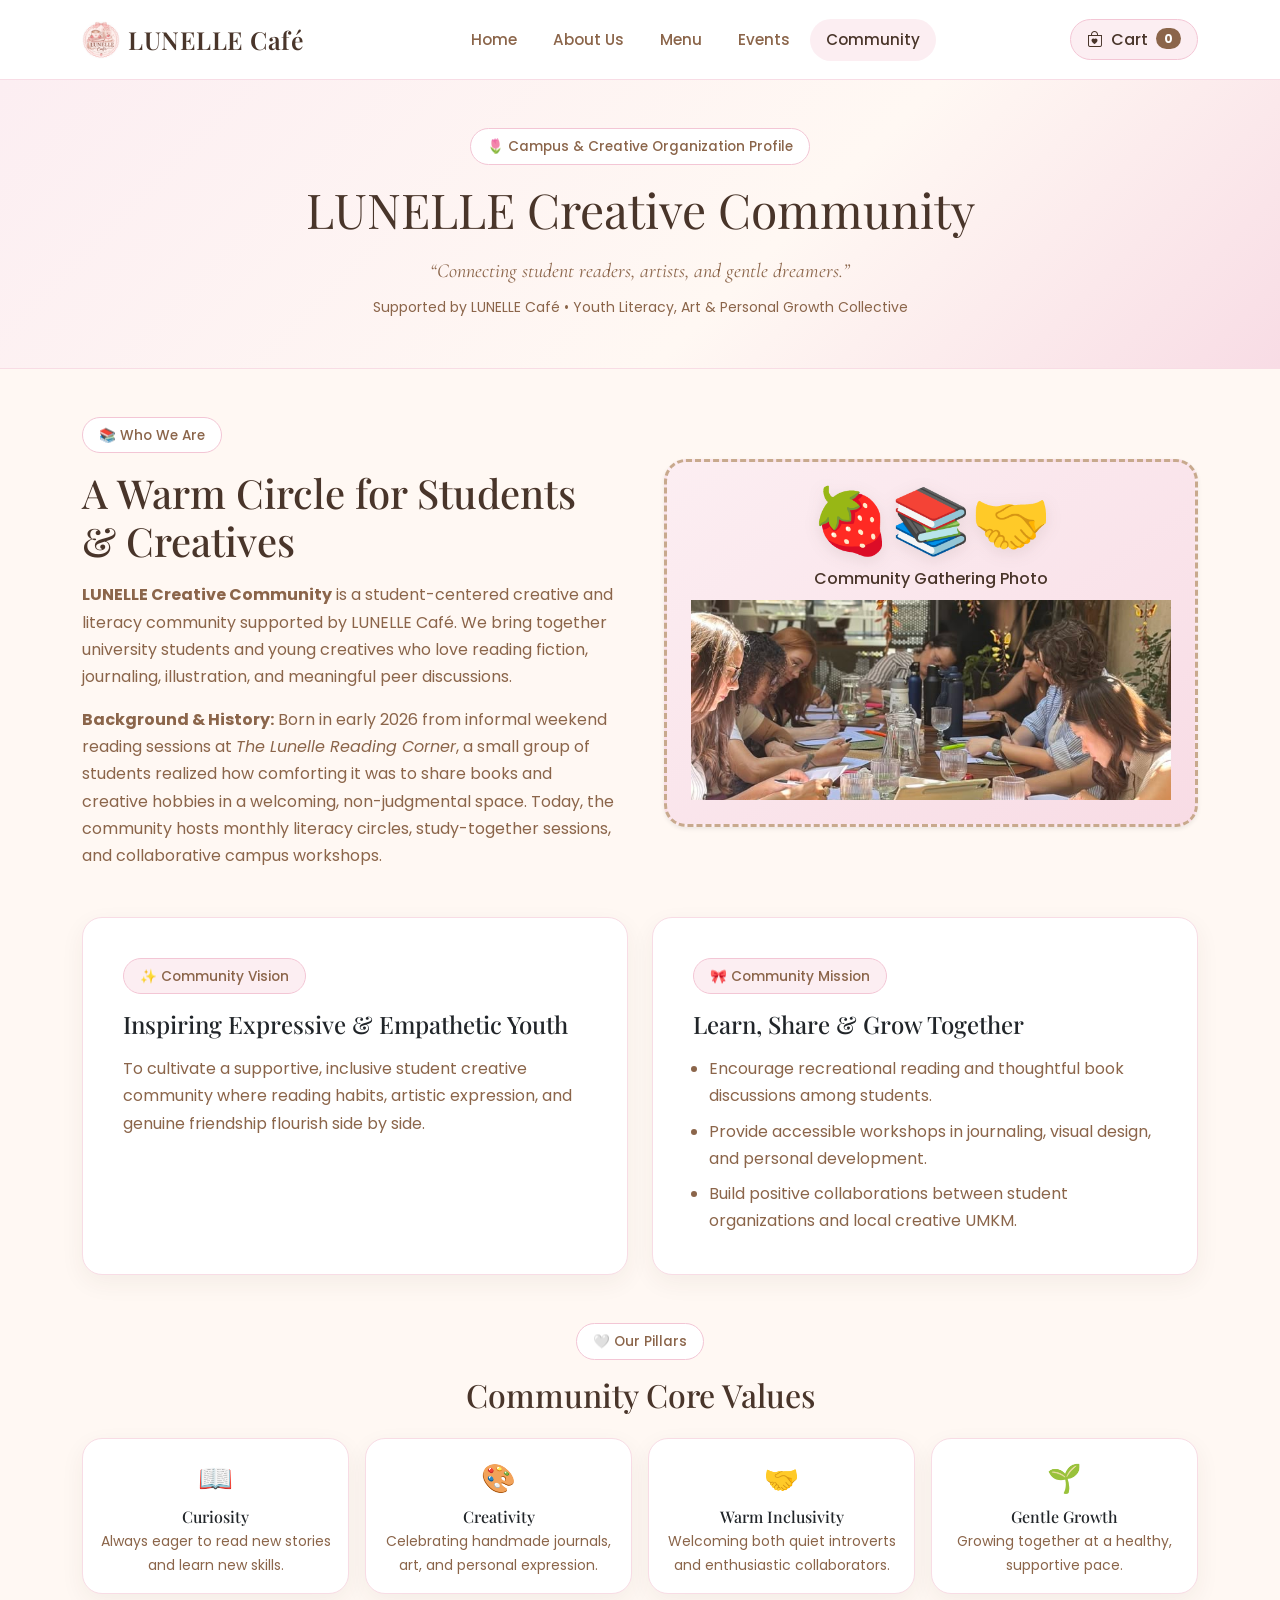
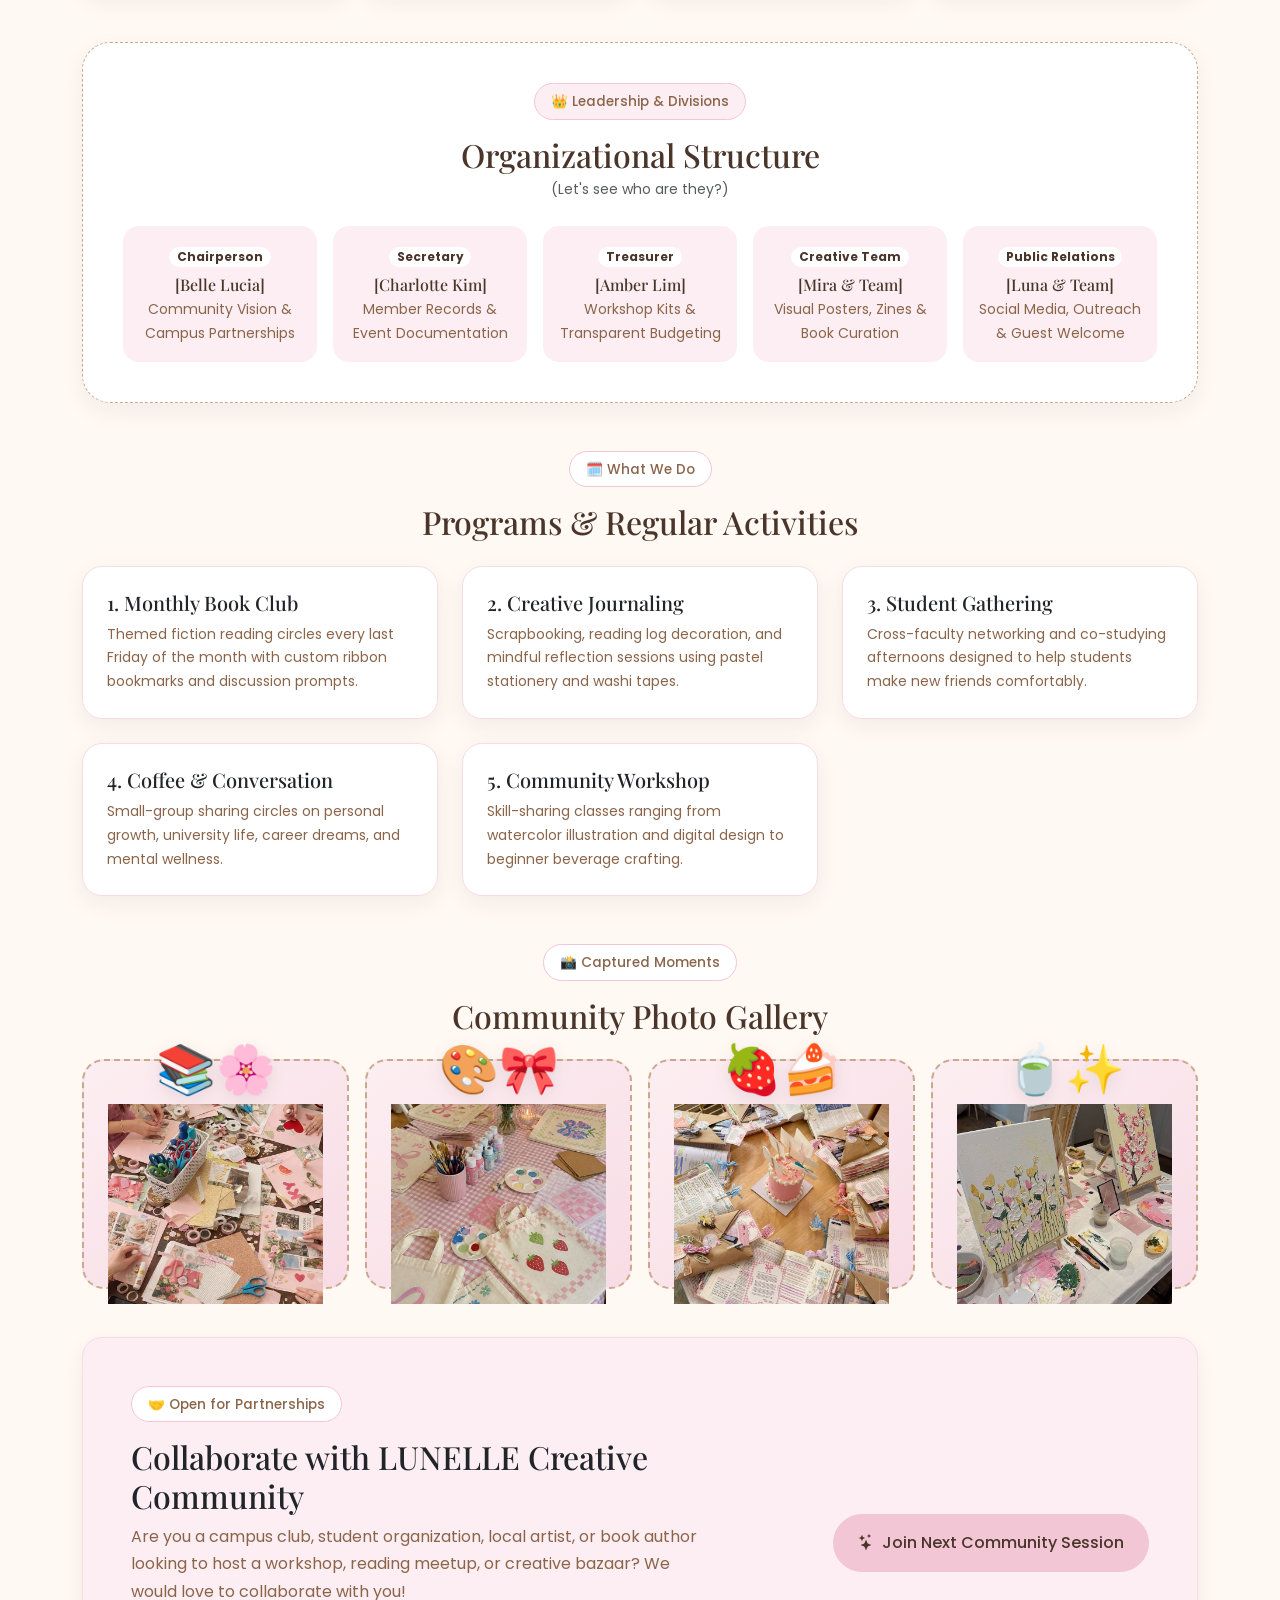
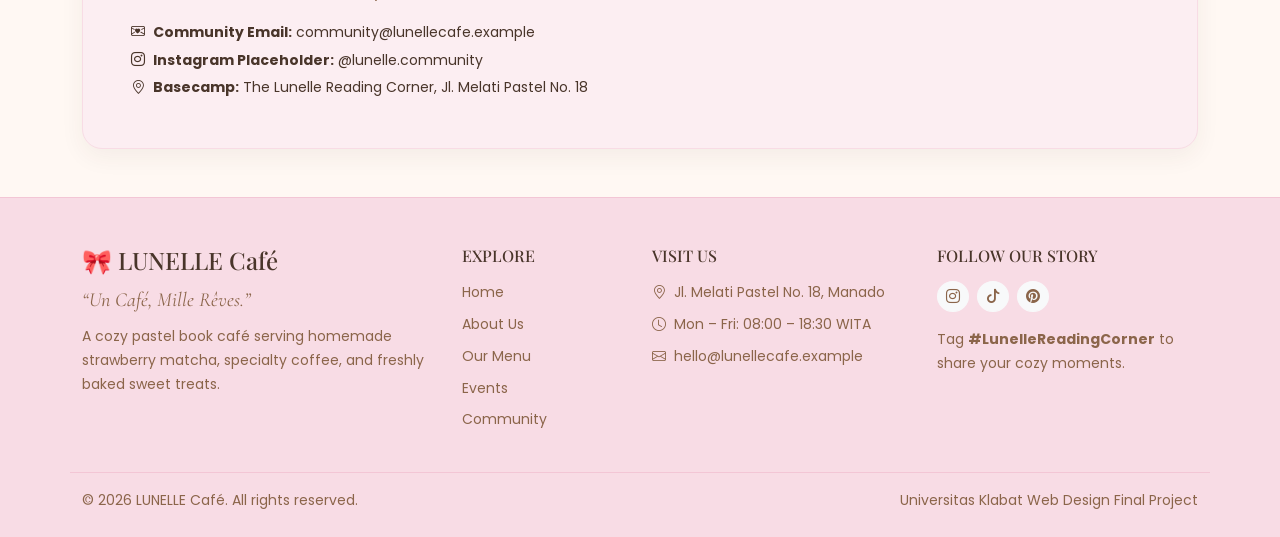
<file: community.html>
<!DOCTYPE html>
<html lang="en">
<head>
  <meta charset="UTF-8">
  <meta name="viewport" content="width=device-width, initial-scale=1.0">
  <title>LUNELLE Creative Community — Campus &amp; Bookish Organization</title>
  <!-- Bootstrap 5 CSS (Bisa diganti ke file lokal kamu: href="css/bootstrap.min.css") -->
  <link href="css/bootstrap.min.css" rel="stylesheet">
  <!-- Bootstrap Icons -->
  <link rel="stylesheet" href="https://cdn.jsdelivr.net/npm/bootstrap-icons@1.11.3/font/bootstrap-icons.min.css">
  <!-- Custom LUNELLE CSS -->
  <link rel="stylesheet" href="css/style.css">
</head>
<body>

  <!-- NAVIGATION BAR (Buka tab baru saat diklik) -->
  <nav class="navbar navbar-expand-lg navbar-lunelle sticky-top">
    <div class="container">
      <a class="navbar-brand d-flex align-items-center gap-2" href="index.html" target="_blank" rel="noopener noreferrer">
        <img src="images/logo.png" alt="Logo LUNELLE Café" width="38" height="38" class="rounded-circle object-fit-cover">
        <span> LUNELLE Café</span>
      </a>
      <button class="navbar-toggler border-0" type="button" data-bs-toggle="collapse" data-bs-target="#lunelleNavbar" aria-controls="lunelleNavbar" aria-expanded="false" aria-label="Toggle navigation">
        <span class="navbar-toggler-icon"></span>
      </button>

      <div class="collapse navbar-collapse" id="lunelleNavbar">
        <ul class="navbar-nav mx-auto mb-2 mb-lg-0 gap-lg-1">
          <li class="nav-item">
            <a class="nav-link" href="index.html" target="_blank" rel="noopener noreferrer">Home</a>
          </li>
          <li class="nav-item">
            <a class="nav-link" href="about.html" target="_blank" rel="noopener noreferrer">About Us</a>
          </li>
          <li class="nav-item">
            <a class="nav-link" href="menu.html" target="_blank" rel="noopener noreferrer">Menu</a>
          </li>
          <li class="nav-item">
            <a class="nav-link" href="events.html" target="_blank" rel="noopener noreferrer">Events</a>
          </li>
          <li class="nav-item">
            <a class="nav-link active" aria-current="page" href="community.html">Community</a>
          </li>
        </ul>

        <div class="d-flex">
          <a href="menu.html#cartSection" target="_blank" rel="noopener noreferrer" class="btn btn-cart-nav d-inline-flex align-items-center gap-2">
            <i class="bi bi-bag-heart"></i>
            <span>Cart</span>
            <span class="badge rounded-pill badge-cart" id="navCartCount">0</span>
          </a>
        </div>
      </div>
    </div>
  </nav>

  <!-- PAGE HEADER -->
  <header class="hero-section py-5">
    <div class="container text-center fade-in-up">
      <span class="pill-tag">🌷 Campus &amp; Creative Organization Profile</span>
      <h1 class="display-5 mb-3">LUNELLE Creative Community</h1>
      <p class="font-accent mb-2">“Connecting student readers, artists, and gentle dreamers.”</p>
      <p class="small text-coffee mb-0">Supported by LUNELLE Café • Youth Literacy, Art &amp; Personal Growth Collective</p>
    </div>
  </header>

  <!-- 1 & 2. COMMUNITY INTRODUCTION & BACKGROUND -->
  <section class="py-5">
    <div class="container">
      <div class="row align-items-center g-5 mb-5 fade-in-up">
        <div class="col-lg-6">
          <span class="pill-tag">📚 Who We Are</span>
          <h2 class="h1 mb-3">A Warm Circle for Students &amp; Creatives</h2>
          <p class="text-coffee mb-3">
            <strong>LUNELLE Creative Community</strong> is a student-centered creative and literacy community supported by LUNELLE Café. We bring together university students and young creatives who love reading fiction, journaling, illustration, and meaningful peer discussions.
          </p>
          <p class="text-coffee mb-0">
            <strong>Background &amp; History:</strong> Born in early 2026 from informal weekend reading sessions at <em>The Lunelle Reading Corner</em>, a small group of students realized how comforting it was to share books and creative hobbies in a welcoming, non-judgmental space. Today, the community hosts monthly literacy circles, study-together sessions, and collaborative campus workshops.
          </p>
        </div>
        <div class="col-lg-6">
          <div class="photo-placeholder photo-hero shadow-sm" role="img" aria-label="Placeholder foto komunitas LUNELLE">
            <div class="fruit-emoji">🍓📚🤝</div>
            <p class="mb-2 fw-medium text-dark-brown">Community Gathering Photo</p>
            <img src="images/community-hero.jpg" class="card-img-top" style="height: 200px; object-fit: cover;" alt="Gathering Photo">
          </div>
        </div>
      </div>

      <!-- 3. VISION & MISSION -->
      <div class="row g-4 mb-5 fade-in-up">
        <div class="col-md-6">
          <div class="card card-lunelle h-100 p-4">
            <div class="card-body">
              <span class="pill-tag bg-baby-pink">✨ Community Vision</span>
              <h3 class="h4 mb-3">Inspiring Expressive &amp; Empathetic Youth</h3>
              <p class="text-coffee mb-0">
                To cultivate a supportive, inclusive student creative community where reading habits, artistic expression, and genuine friendship flourish side by side.
              </p>
            </div>
          </div>
        </div>
        <div class="col-md-6">
          <div class="card card-lunelle h-100 p-4">
            <div class="card-body">
              <span class="pill-tag bg-baby-pink">🎀 Community Mission</span>
              <h3 class="h4 mb-3">Learn, Share &amp; Grow Together</h3>
              <ul class="text-coffee mb-0 ps-3">
                <li class="mb-2">Encourage recreational reading and thoughtful book discussions among students.</li>
                <li class="mb-2">Provide accessible workshops in journaling, visual design, and personal development.</li>
                <li>Build positive collaborations between student organizations and local creative UMKM.</li>
              </ul>
            </div>
          </div>
        </div>
      </div>

      <!-- 4. CORE VALUES -->
      <div class="text-center mb-4 fade-in-up">
        <span class="pill-tag">🤍 Our Pillars</span>
        <h2 class="h2">Community Core Values</h2>
      </div>
      <div class="row row-cols-2 row-cols-md-4 g-3 mb-5 fade-in-up">
        <div class="col">
          <div class="card card-lunelle p-3 text-center h-100">
            <div class="fs-3 mb-1">📖</div>
            <h4 class="h6 mb-1">Curiosity</h4>
            <small class="text-coffee">Always eager to read new stories and learn new skills.</small>
          </div>
        </div>
        <div class="col">
          <div class="card card-lunelle p-3 text-center h-100">
            <div class="fs-3 mb-1">🎨</div>
            <h4 class="h6 mb-1">Creativity</h4>
            <small class="text-coffee">Celebrating handmade journals, art, and personal expression.</small>
          </div>
        </div>
        <div class="col">
          <div class="card card-lunelle p-3 text-center h-100">
            <div class="fs-3 mb-1">🤝</div>
            <h4 class="h6 mb-1">Warm Inclusivity</h4>
            <small class="text-coffee">Welcoming both quiet introverts and enthusiastic collaborators.</small>
          </div>
        </div>
        <div class="col">
          <div class="card card-lunelle p-3 text-center h-100">
            <div class="fs-3 mb-1">🌱</div>
            <h4 class="h6 mb-1">Gentle Growth</h4>
            <small class="text-coffee">Growing together at a healthy, supportive pace.</small>
          </div>
        </div>
      </div>

      <!-- 5. ORGANIZATIONAL STRUCTURE (EDITABLE SAMPLE DATA) -->
      <div class="reading-corner-box mb-5 fade-in-up">
        <div class="text-center mb-4">
          <span class="pill-tag bg-baby-pink">👑 Leadership &amp; Divisions</span>
          <h2 class="h2 mb-1">Organizational Structure</h2>
          <p class="small text-muted mb-0">(Let's see who are they?)</p>
        </div>

        <div class="row row-cols-1 row-cols-md-3 row-cols-lg-5 g-3 text-center">
          <div class="col">
            <div class="p-3 rounded-4 bg-baby-pink h-100">
              <span class="badge rounded-pill bg-white text-dark-brown mb-2">Chairperson</span>
              <h4 class="h6 mb-1">[Belle Lucia]</h4>
              <small class="text-coffee d-block">Community Vision &amp; Campus Partnerships</small>
            </div>
          </div>
          <div class="col">
            <div class="p-3 rounded-4 bg-baby-pink h-100">
              <span class="badge rounded-pill bg-white text-dark-brown mb-2">Secretary</span>
              <h4 class="h6 mb-1">[Charlotte Kim]</h4>
              <small class="text-coffee d-block">Member Records &amp; Event Documentation</small>
            </div>
          </div>
          <div class="col">
            <div class="p-3 rounded-4 bg-baby-pink h-100">
              <span class="badge rounded-pill bg-white text-dark-brown mb-2">Treasurer</span>
              <h4 class="h6 mb-1">[Amber Lim]</h4>
              <small class="text-coffee d-block">Workshop Kits &amp; Transparent Budgeting</small>
            </div>
          </div>
          <div class="col">
            <div class="p-3 rounded-4 bg-baby-pink h-100">
              <span class="badge rounded-pill bg-white text-dark-brown mb-2">Creative Team</span>
              <h4 class="h6 mb-1">[Mira &amp; Team]</h4>
              <small class="text-coffee d-block">Visual Posters, Zines &amp; Book Curation</small>
            </div>
          </div>
          <div class="col">
            <div class="p-3 rounded-4 bg-baby-pink h-100">
              <span class="badge rounded-pill bg-white text-dark-brown mb-2">Public Relations</span>
              <h4 class="h6 mb-1">[Luna &amp; Team]</h4>
              <small class="text-coffee d-block">Social Media, Outreach &amp; Guest Welcome</small>
            </div>
          </div>
        </div>
      </div>

      <!-- 6. PROGRAMS & ACTIVITIES -->
      <div class="text-center mb-4 fade-in-up">
        <span class="pill-tag">🗓️ What We Do</span>
        <h2 class="h2">Programs &amp; Regular Activities</h2>
      </div>

      <div class="row row-cols-1 row-cols-md-2 row-cols-lg-3 g-4 mb-5 fade-in-up">
        <div class="col">
          <div class="card card-lunelle p-4 h-100">
            <h3 class="h5">1. Monthly Book Club</h3>
            <p class="small text-coffee mb-0">Themed fiction reading circles every last Friday of the month with custom ribbon bookmarks and discussion prompts.</p>
          </div>
        </div>
        <div class="col">
          <div class="card card-lunelle p-4 h-100">
            <h3 class="h5">2. Creative Journaling</h3>
            <p class="small text-coffee mb-0">Scrapbooking, reading log decoration, and mindful reflection sessions using pastel stationery and washi tapes.</p>
          </div>
        </div>
        <div class="col">
          <div class="card card-lunelle p-4 h-100">
            <h3 class="h5">3. Student Gathering</h3>
            <p class="small text-coffee mb-0">Cross-faculty networking and co-studying afternoons designed to help students make new friends comfortably.</p>
          </div>
        </div>
        <div class="col">
          <div class="card card-lunelle p-4 h-100">
            <h3 class="h5">4. Coffee &amp; Conversation</h3>
            <p class="small text-coffee mb-0">Small-group sharing circles on personal growth, university life, career dreams, and mental wellness.</p>
          </div>
        </div>
        <div class="col">
          <div class="card card-lunelle p-4 h-100">
            <h3 class="h5">5. Community Workshop</h3>
            <p class="small text-coffee mb-0">Skill-sharing classes ranging from watercolor illustration and digital design to beginner beverage crafting.</p>
          </div>
        </div>
      </div>

      <!-- 7. PHOTO GALLERY (WITH FRUIT & ACTIVITY EMOJI PLACEHOLDERS) -->
      <div class="text-center mb-4 fade-in-up">
        <span class="pill-tag">📸 Captured Moments</span>
        <h2 class="h2">Community Photo Gallery</h2>
      </div>

      <div class="row g-3 mb-5 fade-in-up">
        <div class="col-6 col-md-3">
          <div class="photo-placeholder photo-reading" role="img" aria-label="Gallery 1 placeholder">
            <div class="fruit-emoji" style="font-size: 3rem;">📚🌸</div>
            <img src="images/gallery-1.jpg" class="card-img-top" style="height: 200px; object-fit: cover;">
          </div>
        </div>
        <div class="col-6 col-md-3">
          <div class="photo-placeholder photo-reading" role="img" aria-label="Gallery 2 placeholder">
            <div class="fruit-emoji" style="font-size: 3rem;">🎨🎀</div>
            <img src="images/gallery-2.jpg" class="card-img-top" style="height: 200px; object-fit: cover;">
          </div>
        </div>
        <div class="col-6 col-md-3">
          <div class="photo-placeholder photo-reading" role="img" aria-label="Gallery 3 placeholder">
            <div class="fruit-emoji" style="font-size: 3rem;">🍓🍰</div>
            <img src="images/gallery-3.jpg" class="card-img-top" style="height: 200px; object-fit: cover;">
          </div>
        </div>
        <div class="col-6 col-md-3">
          <div class="photo-placeholder photo-reading" role="img" aria-label="Gallery 4 placeholder">
            <div class="fruit-emoji" style="font-size: 3rem;">🍵✨</div>
            <img src="images/gallery-4.jpg" class="card-img-top" style="height: 200px; object-fit: cover;">
          </div>
        </div>
      </div>

      <!-- 8 & 9. COLLABORATION & COMMUNITY CONTACT -->
      <div class="card card-lunelle p-4 p-lg-5 bg-baby-pink fade-in-up">
        <div class="row align-items-center g-4">
          <div class="col-lg-7">
            <span class="pill-tag">🤝 Open for Partnerships</span>
            <h2 class="h2 mb-2">Collaborate with LUNELLE Creative Community</h2>
            <p class="text-coffee mb-3">
              Are you a campus club, student organization, local artist, or book author looking to host a workshop, reading meetup, or creative bazaar? We would love to collaborate with you!
            </p>
            <div class="small text-dark-brown">
              <p class="mb-1"><i class="bi bi-envelope-heart me-2"></i><strong>Community Email:</strong> community@lunellecafe.example</p>
              <p class="mb-1"><i class="bi bi-instagram me-2"></i><strong>Instagram Placeholder:</strong> @lunelle.community</p>
              <p class="mb-0"><i class="bi bi-geo-alt me-2"></i><strong>Basecamp:</strong> The Lunelle Reading Corner, Jl. Melati Pastel No. 18</p>
            </div>
          </div>
          <div class="col-lg-5 text-lg-end">
            <a href="events.html#registrationSection" target="_blank" rel="noopener noreferrer" class="btn btn-lunelle-primary px-4 py-3">
              <i class="bi bi-stars me-1"></i> Join Next Community Session
            </a>
          </div>
        </div>
      </div>
    </div>
  </section>

  <!-- FOOTER -->
  <footer class="footer-lunelle pt-5 pb-4">
    <div class="container">
      <div class="row g-4 pb-4 border-bottom" style="border-color: var(--soft-pink) !important;">
        <div class="col-lg-4">
          <h3 class="h4 mb-2">🎀 LUNELLE Café</h3>
          <p class="font-accent mb-2">“Un Café, Mille Rêves.”</p>
          <p class="small text-coffee">
            A cozy pastel book café serving homemade strawberry matcha, specialty coffee, and freshly baked sweet treats.
          </p>
        </div>

        <div class="col-6 col-lg-2">
          <h4 class="h6 text-uppercase mb-3">Explore</h4>
          <ul class="list-unstyled small d-flex flex-column gap-2">
            <li><a href="index.html" target="_blank" rel="noopener noreferrer">Home</a></li>
            <li><a href="about.html" target="_blank" rel="noopener noreferrer">About Us</a></li>
            <li><a href="menu.html" target="_blank" rel="noopener noreferrer">Our Menu</a></li>
            <li><a href="events.html" target="_blank" rel="noopener noreferrer">Events</a></li>
            <li><a href="community.html">Community</a></li>
          </ul>
        </div>

        <div class="col-6 col-lg-3">
          <h4 class="h6 text-uppercase mb-3">Visit Us </h4>
          <ul class="list-unstyled small text-coffee d-flex flex-column gap-2">
            <li><i class="bi bi-geo-alt me-1"></i> Jl. Melati Pastel No. 18, Manado</li>
            <li><i class="bi bi-clock me-1"></i> Mon – Fri: 08:00 – 18:30 WITA</li>
            <li><i class="bi bi-envelope me-1"></i> hello@lunellecafe.example</li>
          </ul>
        </div>

        <div class="col-lg-3">
          <h4 class="h6 text-uppercase mb-3">Follow Our Story</h4>
          <div class="d-flex gap-2 mb-3">
            <a href="#" class="btn btn-sm btn-light rounded-circle" aria-label="Instagram Placeholder"><i class="bi bi-instagram"></i></a>
            <a href="#" class="btn btn-sm btn-light rounded-circle" aria-label="TikTok Placeholder"><i class="bi bi-tiktok"></i></a>
            <a href="#" class="btn btn-sm btn-light rounded-circle" aria-label="Pinterest Placeholder"><i class="bi bi-pinterest"></i></a>
          </div>
          <small class="text-coffee d-block">Tag <strong>#LunelleReadingCorner</strong> to share your cozy moments.</small>
        </div>
      </div>

      <div class="pt-3 d-flex flex-wrap justify-content-between align-items-center small text-coffee">
        <span>&copy; 2026 LUNELLE Café. All rights reserved.</span>
        <span>Universitas Klabat Web Design Final Project</span>
      </div>
    </div>
  </footer>

  <button id="backToTopBtn" title="Back to top" aria-label="Back to top">
    <i class="bi bi-arrow-up"></i>
  </button>

  <!-- Bootstrap 5 JS Bundle (Bisa diganti ke file lokal kamu: src="js/bootstrap.bundle.min.js") -->
  <script src="js/bootstrap.bundle.min.js"></script>
  <script src="js/main.js"></script>
  <script src="js/cart.js"></script>
</body>
</html>
</file>
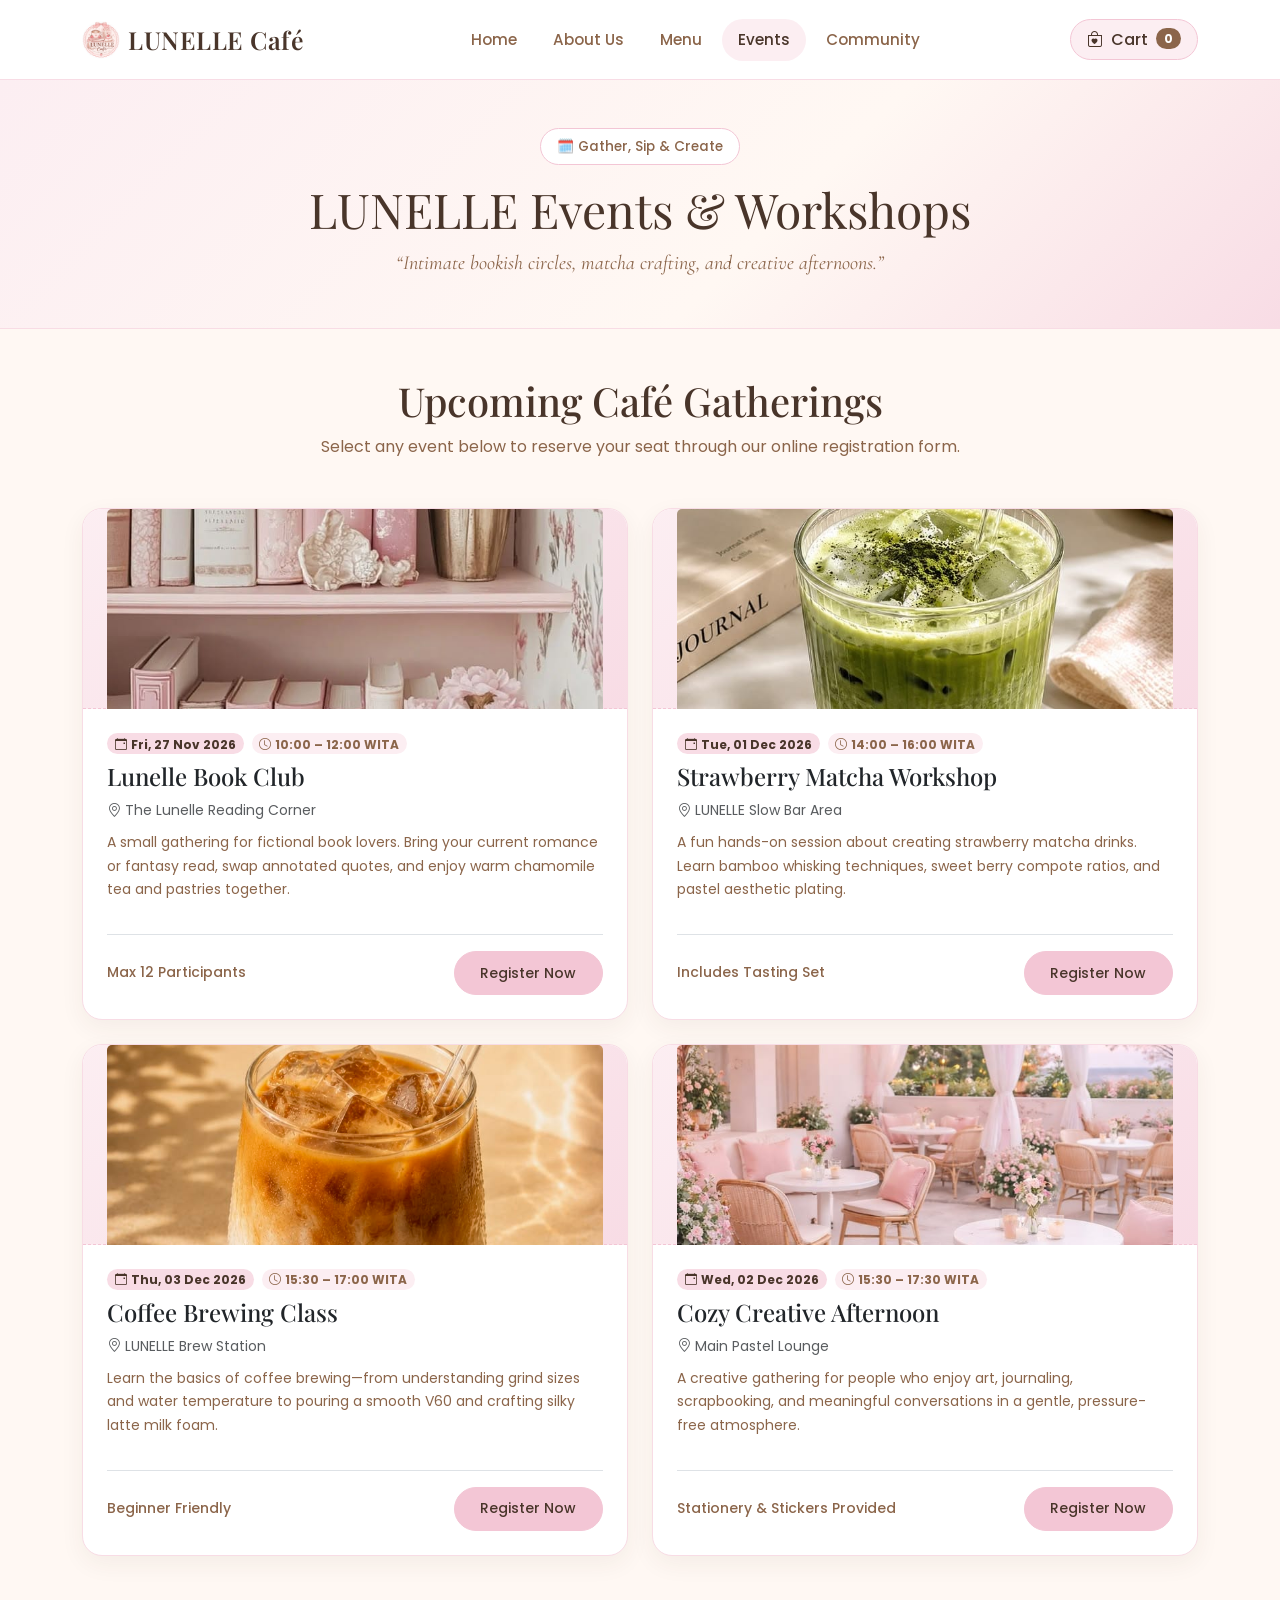
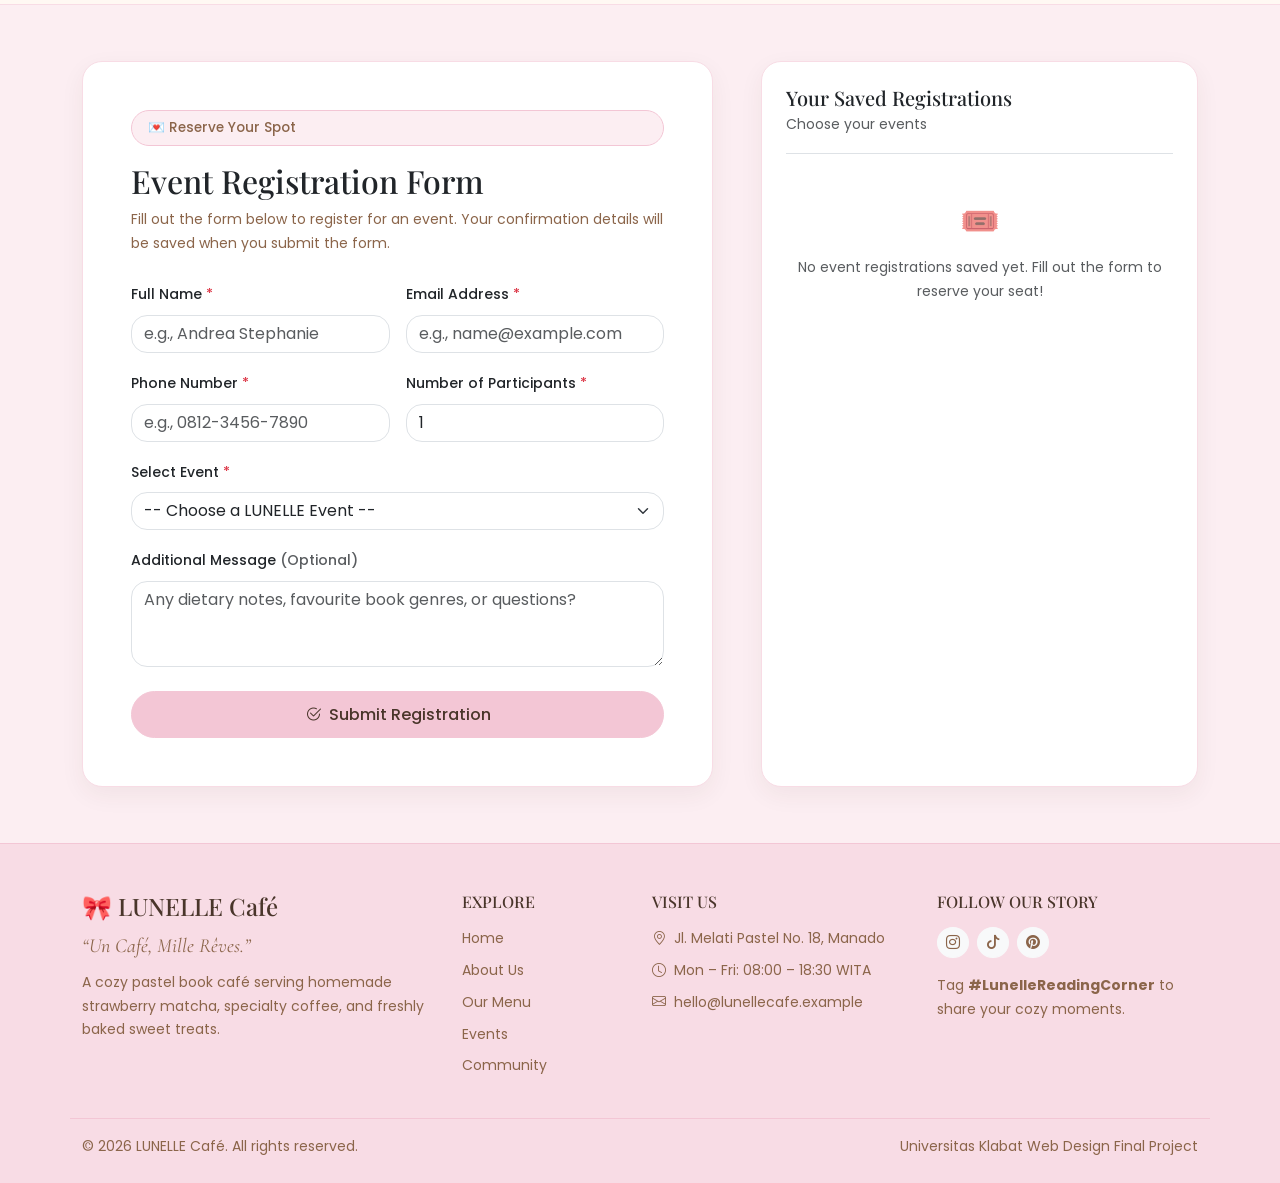
<file: events.html>
<!DOCTYPE html>
<html lang="en">
<head>
  <meta charset="UTF-8">
  <meta name="viewport" content="width=device-width, initial-scale=1.0">
  <title>Events &amp; Workshops — LUNELLE Café</title>
  <!-- Bootstrap 5 CSS (Bisa diganti ke file lokal kamu: href="css/bootstrap.min.css") -->
  <link href="css/bootstrap.min.css" rel="stylesheet">
  <!-- Bootstrap Icons -->
  <link rel="stylesheet" href="https://cdn.jsdelivr.net/npm/bootstrap-icons@1.11.3/font/bootstrap-icons.min.css">
  <!-- Custom LUNELLE CSS -->
  <link rel="stylesheet" href="css/style.css">
</head>
<body>

  <!-- NAVIGATION BAR (Buka tab baru saat diklik) -->
  <nav class="navbar navbar-expand-lg navbar-lunelle sticky-top">
    <div class="container">
      <a class="navbar-brand d-flex align-items-center gap-2" href="index.html" target="_blank" rel="noopener noreferrer">
        <img src="images/logo.png" alt="Logo LUNELLE Café" width="38" height="38" class="rounded-circle object-fit-cover">
        <span> LUNELLE Café</span>
      </a>
      <button class="navbar-toggler border-0" type="button" data-bs-toggle="collapse" data-bs-target="#lunelleNavbar" aria-controls="lunelleNavbar" aria-expanded="false" aria-label="Toggle navigation">
        <span class="navbar-toggler-icon"></span>
      </button>

      <div class="collapse navbar-collapse" id="lunelleNavbar">
        <ul class="navbar-nav mx-auto mb-2 mb-lg-0 gap-lg-1">
          <li class="nav-item">
            <a class="nav-link" href="index.html" target="_blank" rel="noopener noreferrer">Home</a>
          </li>
          <li class="nav-item">
            <a class="nav-link" href="about.html" target="_blank" rel="noopener noreferrer">About Us</a>
          </li>
          <li class="nav-item">
            <a class="nav-link" href="menu.html" target="_blank" rel="noopener noreferrer">Menu</a>
          </li>
          <li class="nav-item">
            <a class="nav-link active" aria-current="page" href="events.html">Events</a>
          </li>
          <li class="nav-item">
            <a class="nav-link" href="community.html" target="_blank" rel="noopener noreferrer">Community</a>
          </li>
        </ul>

        <div class="d-flex">
          <a href="menu.html#cartSection" target="_blank" rel="noopener noreferrer" class="btn btn-cart-nav d-inline-flex align-items-center gap-2">
            <i class="bi bi-bag-heart"></i>
            <span>Cart</span>
            <span class="badge rounded-pill badge-cart" id="navCartCount">0</span>
          </a>
        </div>
      </div>
    </div>
  </nav>

  <!-- PAGE HEADER -->
  <header class="hero-section py-5">
    <div class="container text-center fade-in-up">
      <span class="pill-tag">🗓️ Gather, Sip &amp; Create</span>
      <h1 class="display-5 mb-2">LUNELLE Events &amp; Workshops</h1>
      <p class="font-accent mb-0">“Intimate bookish circles, matcha crafting, and creative afternoons.”</p>
    </div>
  </header>

  <!-- EVENTS LISTING SECTION -->
  <section class="py-5">
    <div class="container">
      <div class="text-center mb-5 fade-in-up">
        <h2 class="h1 mb-2">Upcoming Café Gatherings</h2>
        <p class="text-coffee">Select any event below to reserve your seat through our online registration form.</p>
      </div>

      <div class="row row-cols-1 row-cols-md-2 g-4 fade-in-up">
        <!-- Event 1: Lunelle Book Club -->
        <div class="col">
          <div class="card card-lunelle h-100">
            <div class="photo-placeholder photo-card-top" role="img" aria-label="Placeholder foto Lunelle Book Club">
              <img src="images/reading-books.jpg" class="card-img-top" style="height: 200px; object-fit: cover;" alt="Book Club">
            </div>
            <div class="card-body d-flex flex-column p-4">
              <div class="d-flex flex-wrap gap-2 mb-2">
                <span class="badge rounded-pill bg-blush text-dark-brown"><i class="bi bi-calendar-event me-1"></i>Fri, 27 Nov 2026</span>
                <span class="badge rounded-pill bg-baby-pink text-coffee"><i class="bi bi-clock me-1"></i>10:00 – 12:00 WITA</span>
              </div>
              <h3 class="h4 card-title">Lunelle Book Club</h3>
              <p class="small text-muted mb-2"><i class="bi bi-geo-alt me-1"></i>The Lunelle Reading Corner</p>
              <p class="card-text text-coffee small flex-grow-1">
                A small gathering for fictional book lovers. Bring your current romance or fantasy read, swap annotated quotes, and enjoy warm chamomile tea and pastries together.
              </p>
              <div class="mt-3 pt-3 border-top d-flex justify-content-between align-items-center">
                <span class="small fw-medium text-coffee">Max 12 Participants</span>
                <button type="button" class="btn btn-sm btn-lunelle-primary select-event-btn" data-event="Lunelle Book Club">
                  Register Now
                </button>
              </div>
            </div>
          </div>
        </div>

        <!-- Event 2: Strawberry Matcha Workshop -->
        <div class="col">
          <div class="card card-lunelle h-100">
            <div class="photo-placeholder photo-card-top" role="img" aria-label="Placeholder foto Strawberry Matcha Workshop">
              <img src="images/little-matcha-moment.jpg" class="card-img-top" style="height: 200px; object-fit: cover;" alt="Matcha Workshop">
            </div>
            <div class="card-body d-flex flex-column p-4">
              <div class="d-flex flex-wrap gap-2 mb-2">
                <span class="badge rounded-pill bg-blush text-dark-brown"><i class="bi bi-calendar-event me-1"></i>Tue, 01 Dec 2026</span>
                <span class="badge rounded-pill bg-baby-pink text-coffee"><i class="bi bi-clock me-1"></i>14:00 – 16:00 WITA</span>
              </div>
              <h3 class="h4 card-title">Strawberry Matcha Workshop</h3>
              <p class="small text-muted mb-2"><i class="bi bi-geo-alt me-1"></i>LUNELLE Slow Bar Area</p>
              <p class="card-text text-coffee small flex-grow-1">
                A fun hands-on session about creating strawberry matcha drinks. Learn bamboo whisking techniques, sweet berry compote ratios, and pastel aesthetic plating.
              </p>
              <div class="mt-3 pt-3 border-top d-flex justify-content-between align-items-center">
                <span class="small fw-medium text-coffee">Includes Tasting Set</span>
                <button type="button" class="btn btn-sm btn-lunelle-primary select-event-btn" data-event="Strawberry Matcha Workshop">
                  Register Now
                </button>
              </div>
            </div>
          </div>
        </div>

        <!-- Event 3: Coffee Brewing Class -->
        <div class="col">
          <div class="card card-lunelle h-100">
            <div class="photo-placeholder photo-card-top" role="img" aria-label="Placeholder foto Coffee Brewing Class">
              <img src="images/golden-hour-latte.jpg" class="card-img-top" style="height: 200px; object-fit: cover;" alt="Coffe class">
            </div>
            <div class="card-body d-flex flex-column p-4">
              <div class="d-flex flex-wrap gap-2 mb-2">
                <span class="badge rounded-pill bg-blush text-dark-brown"><i class="bi bi-calendar-event me-1"></i>Thu, 03 Dec 2026</span>
                <span class="badge rounded-pill bg-baby-pink text-coffee"><i class="bi bi-clock me-1"></i>15:30 – 17:00 WITA</span>
              </div>
              <h3 class="h4 card-title">Coffee Brewing Class</h3>
              <p class="small text-muted mb-2"><i class="bi bi-geo-alt me-1"></i>LUNELLE Brew Station</p>
              <p class="card-text text-coffee small flex-grow-1">
                Learn the basics of coffee brewing—from understanding grind sizes and water temperature to pouring a smooth V60 and crafting silky latte milk foam.
              </p>
              <div class="mt-3 pt-3 border-top d-flex justify-content-between align-items-center">
                <span class="small fw-medium text-coffee">Beginner Friendly</span>
                <button type="button" class="btn btn-sm btn-lunelle-primary select-event-btn" data-event="Coffee Brewing Class">
                  Register Now
                </button>
              </div>
            </div>
          </div>
        </div>

        <!-- Event 4: Cozy Creative Afternoon -->
        <div class="col">
          <div class="card card-lunelle h-100">
            <div class="photo-placeholder photo-card-top" role="img" aria-label="Placeholder foto Cozy Creative Afternoon">
              <img src="images/cafe-atmosphere.jpg" class="card-img-top" style="height: 200px; object-fit: cover;" alt="Cozy Creative Afternoon">
            </div>
            <div class="card-body d-flex flex-column p-4">
              <div class="d-flex flex-wrap gap-2 mb-2">
                <span class="badge rounded-pill bg-blush text-dark-brown"><i class="bi bi-calendar-event me-1"></i>Wed, 02 Dec 2026</span>
                <span class="badge rounded-pill bg-baby-pink text-coffee"><i class="bi bi-clock me-1"></i>15:30 – 17:30 WITA</span>
              </div>
              <h3 class="h4 card-title">Cozy Creative Afternoon</h3>
              <p class="small text-muted mb-2"><i class="bi bi-geo-alt me-1"></i>Main Pastel Lounge</p>
              <p class="card-text text-coffee small flex-grow-1">
                A creative gathering for people who enjoy art, journaling, scrapbooking, and meaningful conversations in a gentle, pressure-free atmosphere.
              </p>
              <div class="mt-3 pt-3 border-top d-flex justify-content-between align-items-center">
                <span class="small fw-medium text-coffee">Stationery &amp; Stickers Provided</span>
                <button type="button" class="btn btn-sm btn-lunelle-primary select-event-btn" data-event="Cozy Creative Afternoon">
                  Register Now
                </button>
              </div>
            </div>
          </div>
        </div>
      </div>
    </div>
  </section>

  <!-- EVENT REGISTRATION FORM & SAVED HISTORY -->
  <section class="py-5 bg-baby-pink border-top" id="registrationSection" style="border-color: var(--blush-pink) !important;">
    <div class="container py-2">
      <div class="row g-5">
        <!-- Registration Form -->
        <div class="col-lg-7">
          <div class="card card-lunelle p-4 p-lg-5">
            <span class="pill-tag bg-baby-pink">💌 Reserve Your Spot</span>
            <h2 class="h2 mb-2">Event Registration Form</h2>
            <p class="small text-coffee mb-4">
              Fill out the form below to register for an event. Your confirmation details will be saved when you submit the form.
            </p>

            <!-- Alert Validation Message -->
            <div id="formAlertBox" class="alert rounded-4 d-none" role="alert"></div>

            <form id="eventRegistrationForm" novalidate>
              <div class="row g-3">
                <div class="col-md-6">
                  <label for="regFullName" class="form-label small fw-medium">Full Name <span class="text-danger">*</span></label>
                  <input type="text" class="form-control rounded-4" id="regFullName" placeholder="e.g., Andrea Stephanie" required>
                </div>

                <div class="col-md-6">
                  <label for="regEmail" class="form-label small fw-medium">Email Address <span class="text-danger">*</span></label>
                  <input type="email" class="form-control rounded-4" id="regEmail" placeholder="e.g., name@example.com" required>
                </div>

                <div class="col-md-6">
                  <label for="regPhone" class="form-label small fw-medium">Phone Number <span class="text-danger">*</span></label>
                  <input type="tel" class="form-control rounded-4" id="regPhone" placeholder="e.g., 0812-3456-7890" required>
                </div>

                <div class="col-md-6">
                  <label for="regParticipants" class="form-label small fw-medium">Number of Participants <span class="text-danger">*</span></label>
                  <input type="number" class="form-control rounded-4" id="regParticipants" min="1" max="10" value="1" required>
                </div>

                <div class="col-12">
                  <label for="regEventSelect" class="form-label small fw-medium">Select Event <span class="text-danger">*</span></label>
                  <select class="form-select rounded-4" id="regEventSelect" required>
                    <option value="">-- Choose a LUNELLE Event --</option>
                    <option value="Lunelle Book Club">Lunelle Book Club (28 Nov 2026)</option>
                    <option value="Strawberry Matcha Workshop">Strawberry Matcha Workshop (06 Dec 2026)</option>
                    <option value="Coffee Brewing Class">Coffee Brewing Class (09 Dec 2026)</option>
                    <option value="Cozy Creative Afternoon">Cozy Creative Afternoon (12 Dec 2026)</option>
                  </select>
                </div>

                <div class="col-12">
                  <label for="regMessage" class="form-label small fw-medium">Additional Message <span class="text-muted">(Optional)</span></label>
                  <textarea class="form-control rounded-4" id="regMessage" rows="3" placeholder="Any dietary notes, favourite book genres, or questions?"></textarea>
                </div>

                <div class="col-12 pt-2">
                  <button type="submit" class="btn btn-lunelle-primary w-100">
                    <i class="bi bi-check2-circle me-1"></i> Submit Registration
                  </button>
                </div>
              </div>
            </form>

            <!-- Confirmation Card Shown After Successful Submission -->
            <div id="registrationConfirmationCard" class="mt-4 p-4 rounded-4 bg-milky-cream border border-2 d-none" style="border-color: var(--soft-pink) !important;">
              <div class="d-flex align-items-center gap-2 mb-2">
                <span class="fs-4">🎀</span>
                <h3 class="h5 mb-0 text-dark-brown">Registration Confirmed</h3>
              </div>
              <p class="small text-coffee mb-3">
                Thank you for registering! Your registration has been saved. 
              </p>
              <div id="latestRegistrationSummary" class="small text-dark-brown">
                <!-- Summary injected by js/events.js -->
              </div>
            </div>
          </div>
        </div>

        <!-- Saved Registration History (from localStorage) -->
        <div class="col-lg-5">
          <div class="card card-lunelle p-4 h-100">
            <div class="d-flex justify-content-between align-items-center border-bottom pb-3 mb-3">
              <div>
                <h3 class="h5 mb-0">Your Saved Registrations</h3>
                <small class="text-muted">Choose your events</small>
              </div>
              <button type="button" class="btn btn-sm btn-outline-danger rounded-pill" id="clearRegistrationsBtn" style="display: none;">
                Clear
              </button>
            </div>

            <div id="registrationHistoryList" class="d-flex flex-column gap-3" style="max-height: 460px; overflow-y: auto;">
              <!-- Saved registration cards rendered by js/events.js -->
            </div>
          </div>
        </div>
      </div>
    </div>
  </section>

  <!-- FOOTER -->
  <footer class="footer-lunelle pt-5 pb-4">
    <div class="container">
      <div class="row g-4 pb-4 border-bottom" style="border-color: var(--soft-pink) !important;">
        <div class="col-lg-4">
          <h3 class="h4 mb-2">🎀 LUNELLE Café</h3>
          <p class="font-accent mb-2">“Un Café, Mille Rêves.”</p>
          <p class="small text-coffee">
            A cozy pastel book café serving homemade strawberry matcha, specialty coffee, and freshly baked sweet treats.
          </p>
        </div>

        <div class="col-6 col-lg-2">
          <h4 class="h6 text-uppercase mb-3">Explore</h4>
          <ul class="list-unstyled small d-flex flex-column gap-2">
            <li><a href="index.html" target="_blank" rel="noopener noreferrer">Home</a></li>
            <li><a href="about.html" target="_blank" rel="noopener noreferrer">About Us</a></li>
            <li><a href="menu.html" target="_blank" rel="noopener noreferrer">Our Menu</a></li>
            <li><a href="events.html">Events</a></li>
            <li><a href="community.html" target="_blank" rel="noopener noreferrer">Community</a></li>
          </ul>
        </div>

        <div class="col-6 col-lg-3">
          <h4 class="h6 text-uppercase mb-3">Visit Us</h4>
          <ul class="list-unstyled small text-coffee d-flex flex-column gap-2">
            <li><i class="bi bi-geo-alt me-1"></i> Jl. Melati Pastel No. 18, Manado</li>
            <li><i class="bi bi-clock me-1"></i> Mon – Fri: 08:00 – 18:30 WITA</li>
            <li><i class="bi bi-envelope me-1"></i> hello@lunellecafe.example</li>
          </ul>
        </div>

        <div class="col-lg-3">
          <h4 class="h6 text-uppercase mb-3">Follow Our Story</h4>
          <div class="d-flex gap-2 mb-3">
            <a href="#" class="btn btn-sm btn-light rounded-circle" aria-label="Instagram Placeholder"><i class="bi bi-instagram"></i></a>
            <a href="#" class="btn btn-sm btn-light rounded-circle" aria-label="TikTok Placeholder"><i class="bi bi-tiktok"></i></a>
            <a href="#" class="btn btn-sm btn-light rounded-circle" aria-label="Pinterest Placeholder"><i class="bi bi-pinterest"></i></a>
          </div>
          <small class="text-coffee d-block">Tag <strong>#LunelleReadingCorner</strong> to share your cozy moments.</small>
        </div>
      </div>

      <div class="pt-3 d-flex flex-wrap justify-content-between align-items-center small text-coffee">
        <span>&copy; 2026 LUNELLE Café. All rights reserved.</span>
        <span>Universitas Klabat Web Design Final Project</span>
      </div>
    </div>
  </footer>

  <button id="backToTopBtn" title="Back to top" aria-label="Back to top">
    <i class="bi bi-arrow-up"></i>
  </button>

  <!-- Bootstrap 5 JS Bundle (Bisa diganti ke file lokal kamu: src="js/bootstrap.bundle.min.js") -->
  <script src="js/bootstrap.bundle.min.js"></script>
  <script src="js/main.js"></script>
  <script src="js/cart.js"></script>
  <script src="js/events.js"></script>
</body>
</html>
</file>
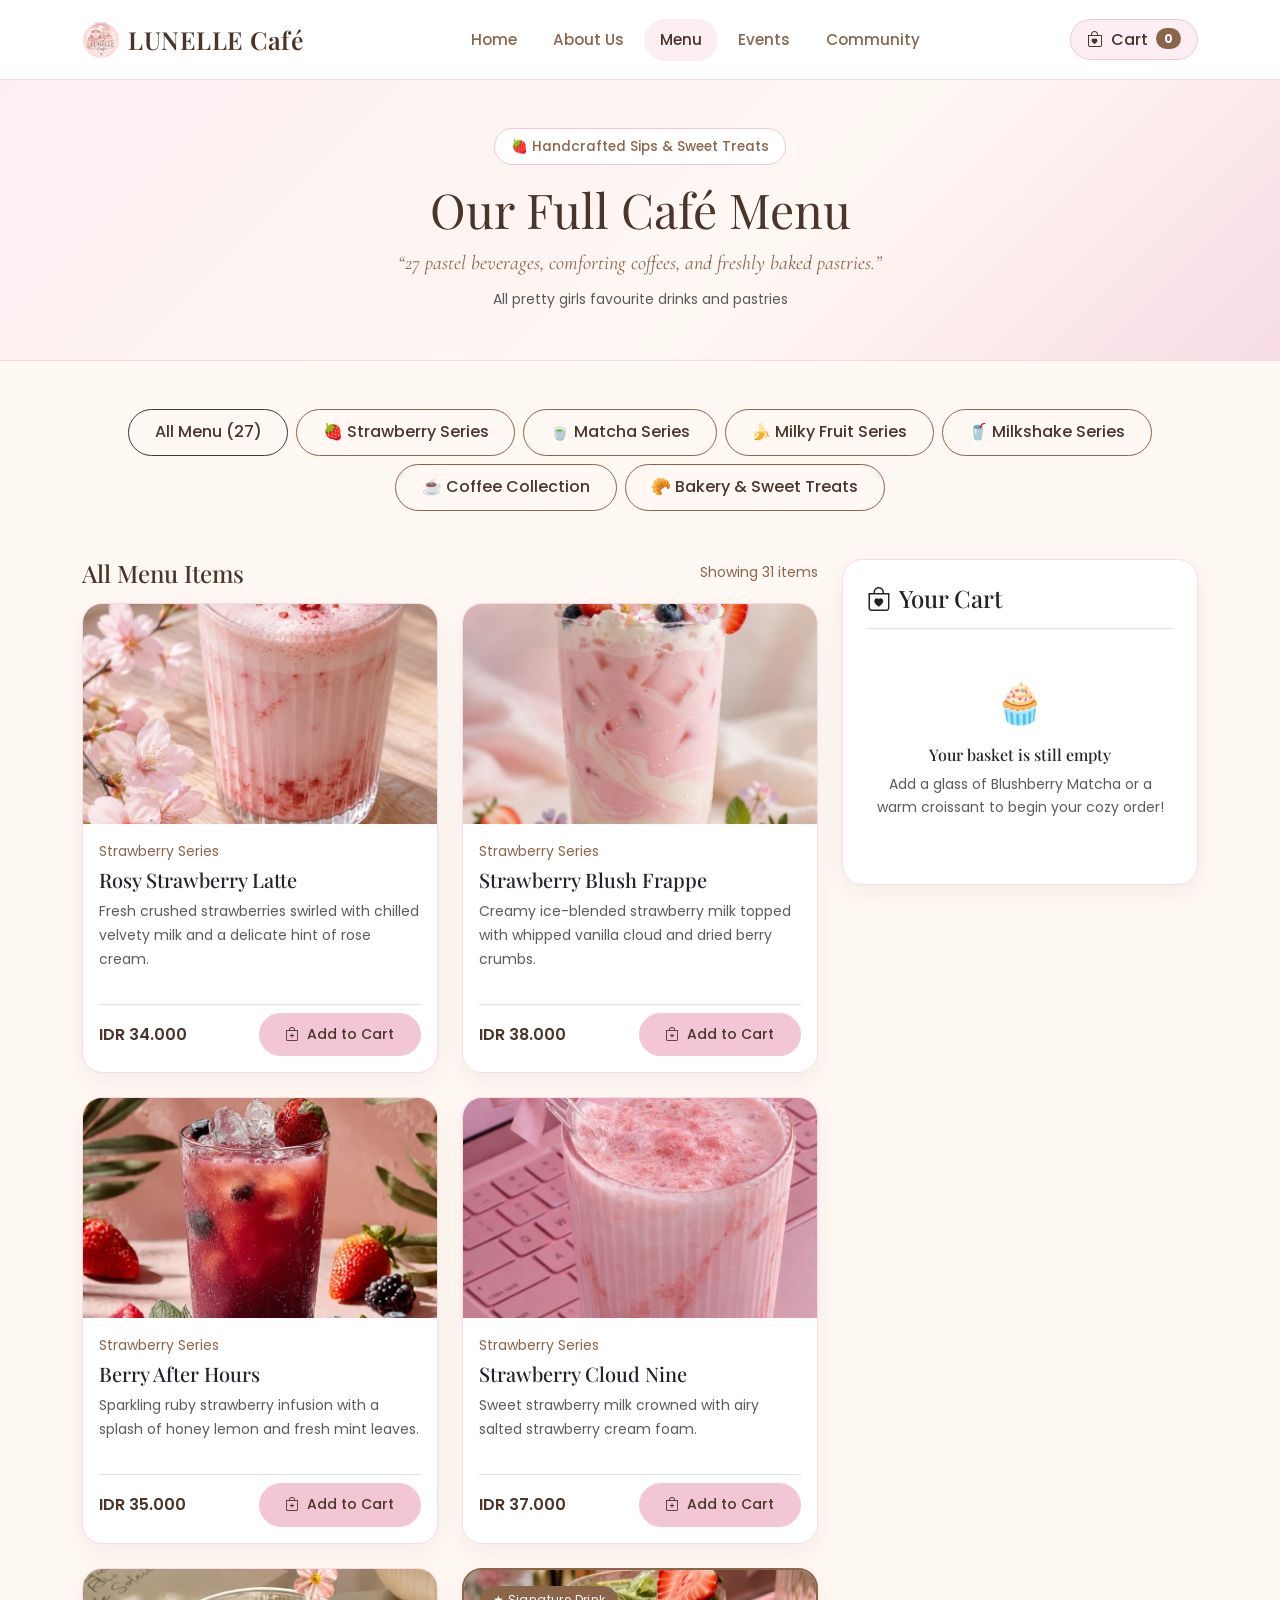
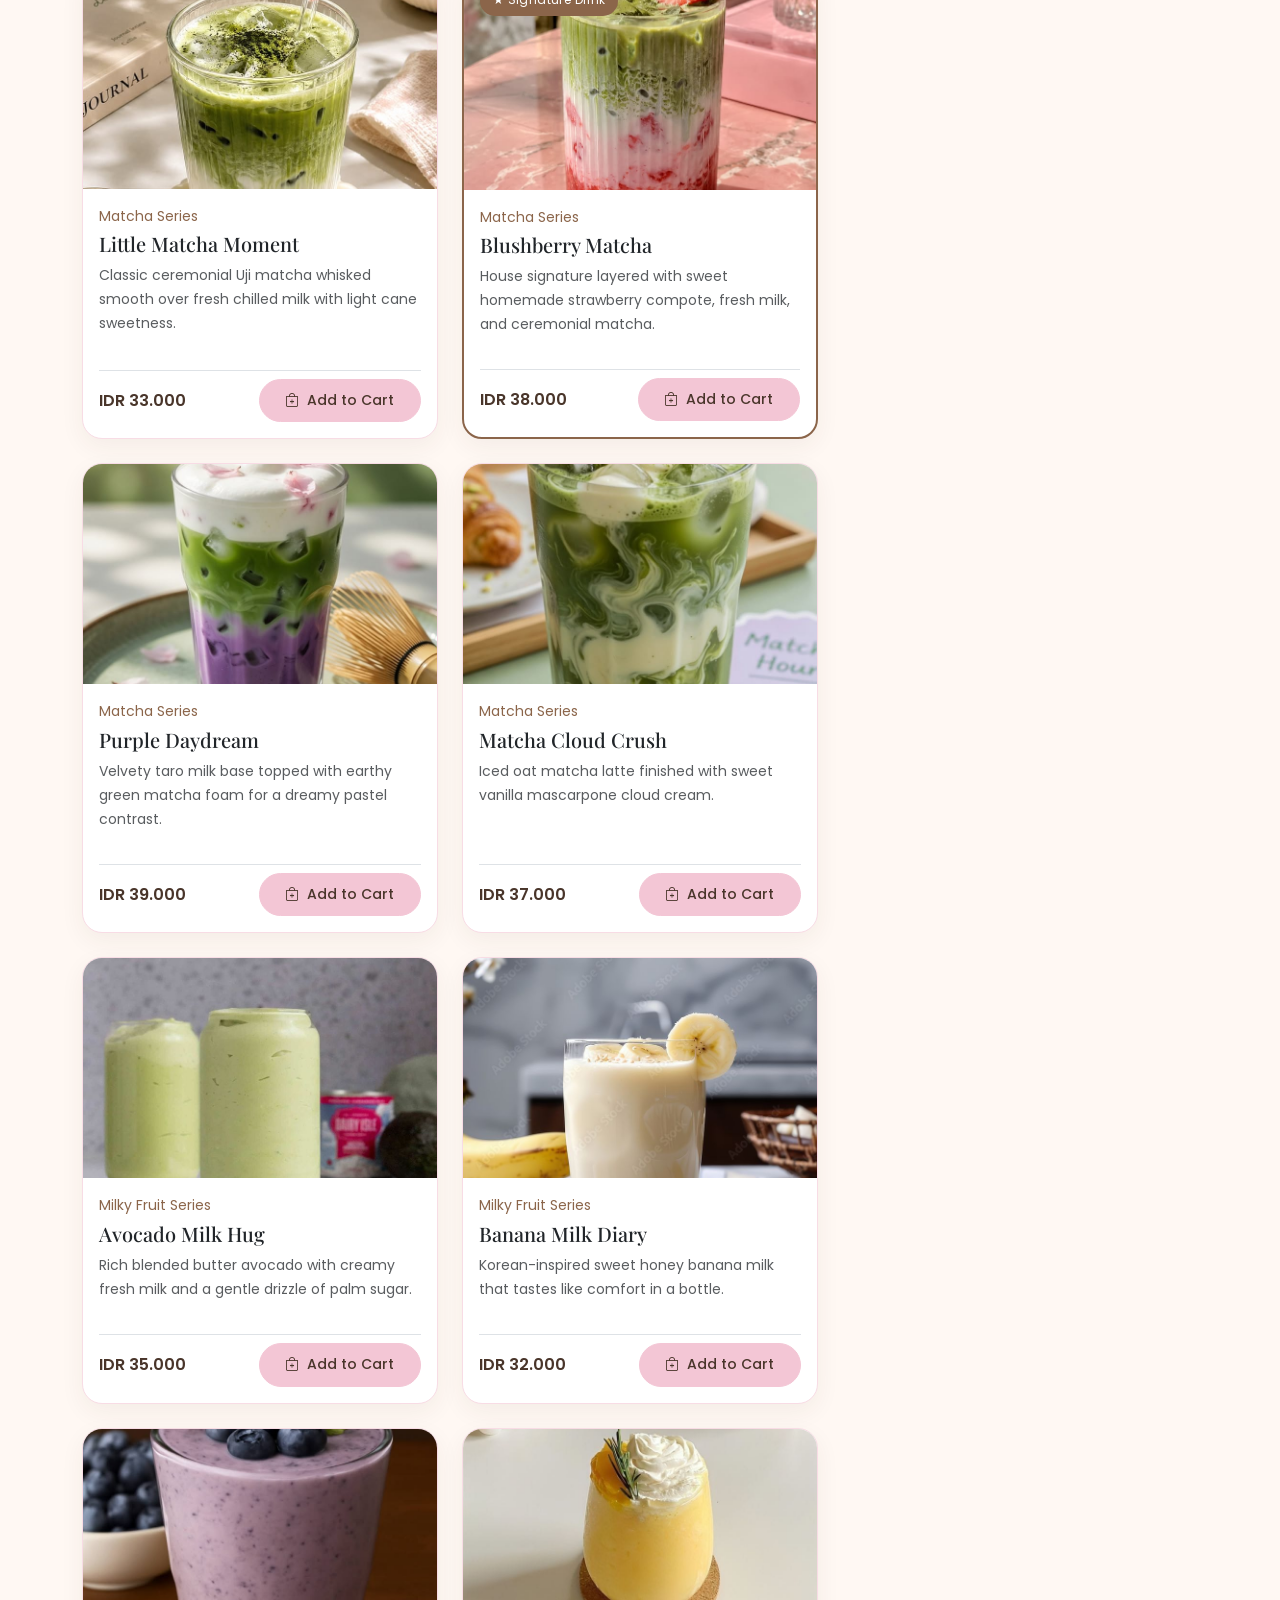
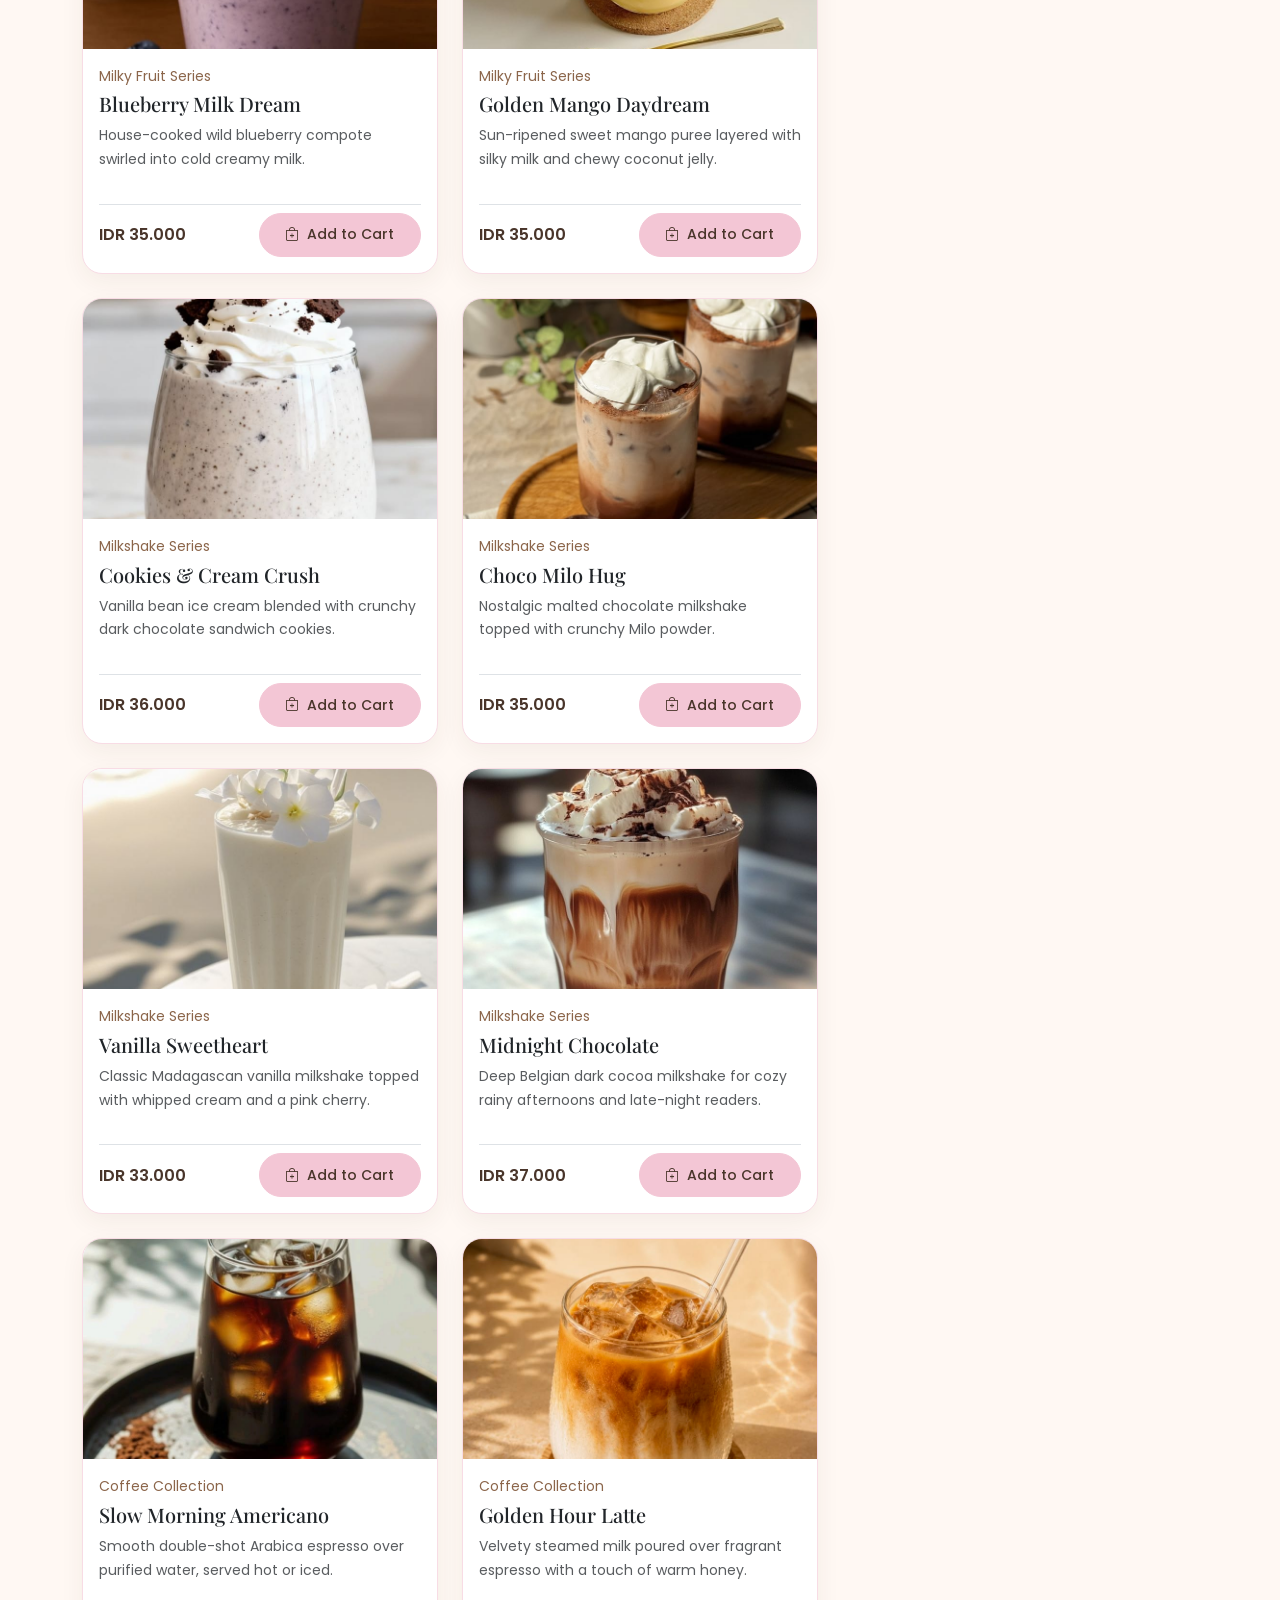
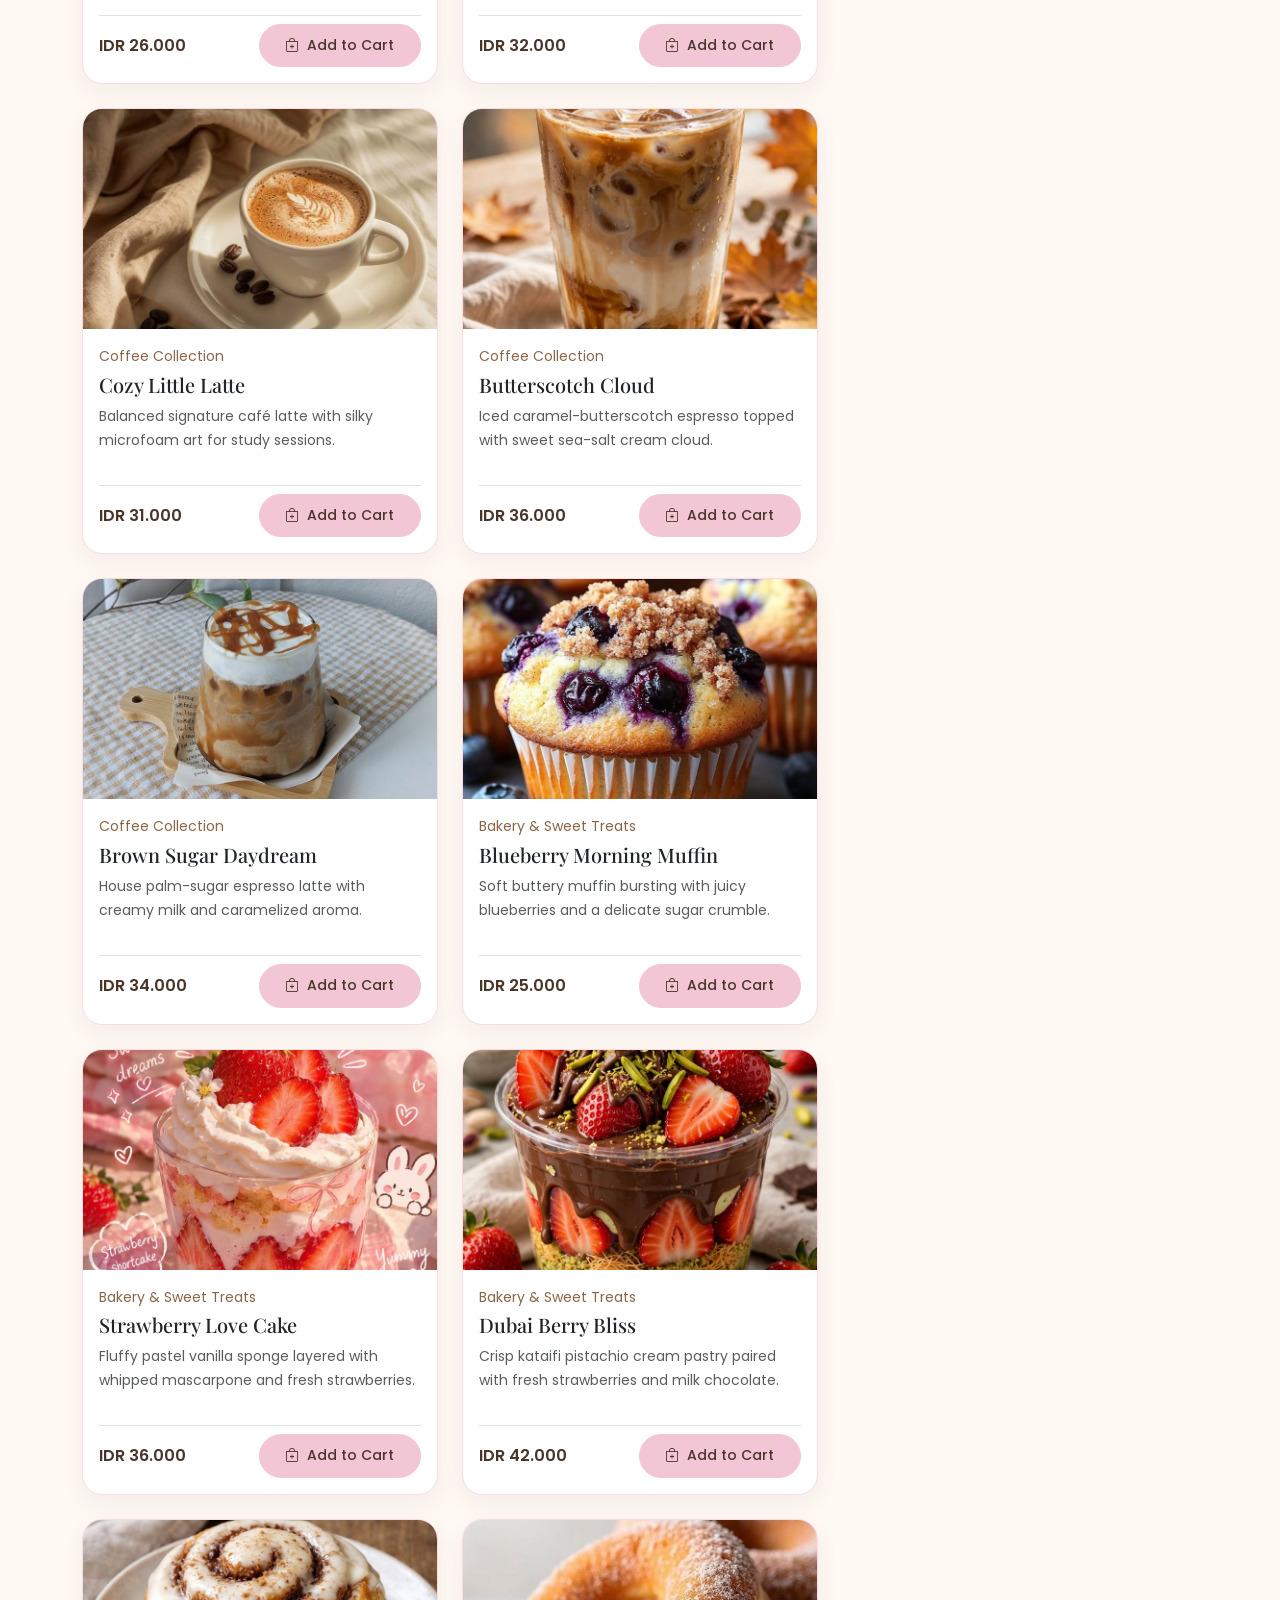
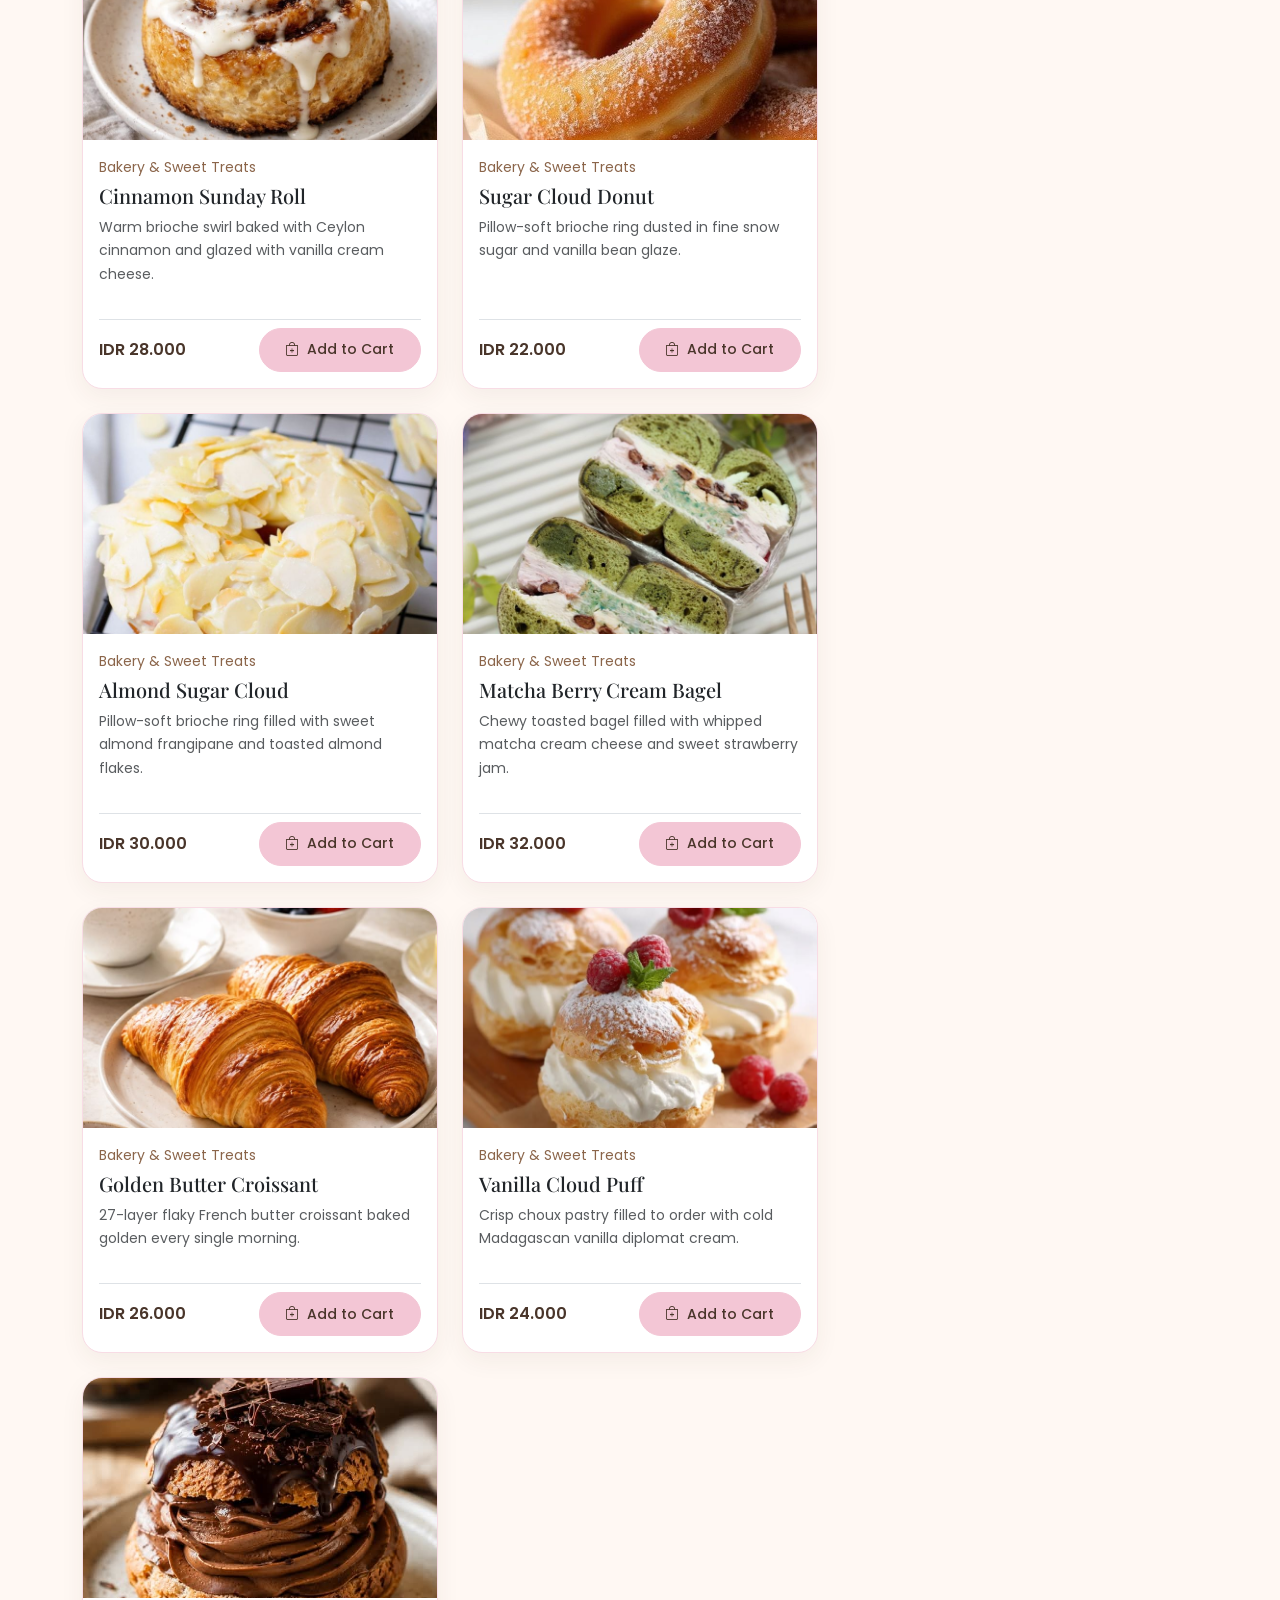
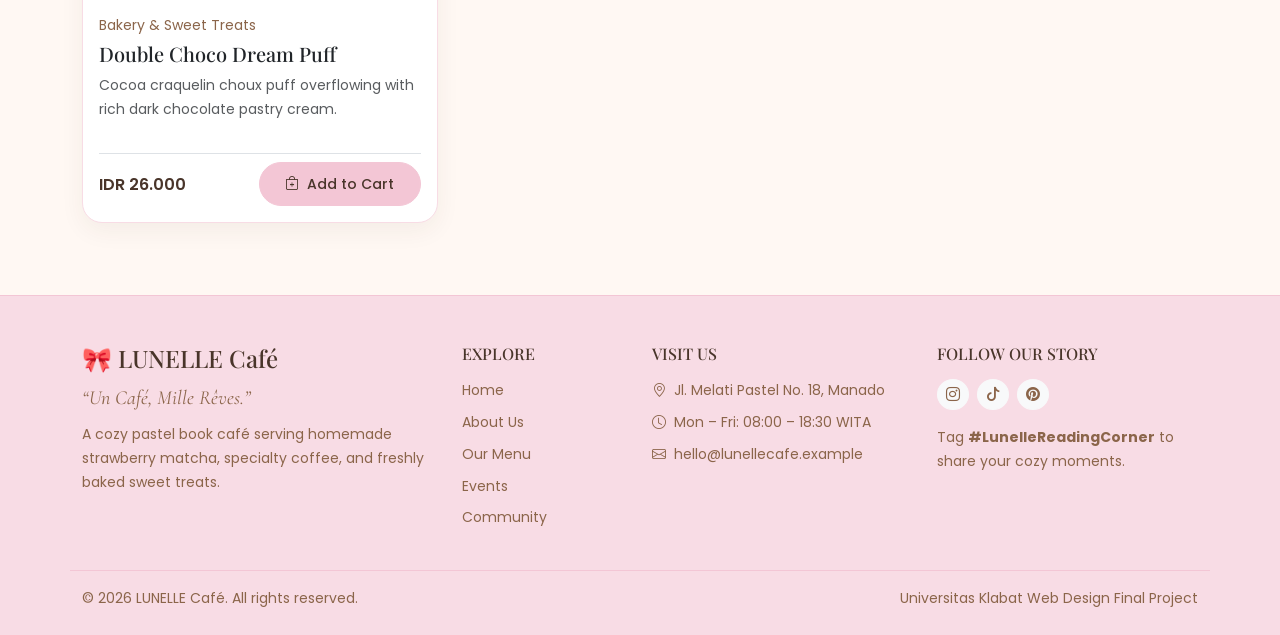
<file: menu.html>
<!DOCTYPE html>
<html lang="en">
<head>
  <meta charset="UTF-8">
  <meta name="viewport" content="width=device-width, initial-scale=1.0">
  <title>Menu &amp; Cart — LUNELLE Café</title>
  <!-- Bootstrap 5 CSS (Bisa diganti ke file lokal kamu: href="css/bootstrap.min.css") -->
  <link href="css/bootstrap.min.css" rel="stylesheet">
  <!-- Bootstrap Icons -->
  <link rel="stylesheet" href="https://cdn.jsdelivr.net/npm/bootstrap-icons@1.11.3/font/bootstrap-icons.min.css">
  <!-- Custom LUNELLE CSS -->
  <link rel="stylesheet" href="css/style.css">
</head>
<body>

  <!-- NAVIGATION BAR (Buka tab baru saat diklik) -->
  <nav class="navbar navbar-expand-lg navbar-lunelle sticky-top">
    <div class="container">
      <a class="navbar-brand d-flex align-items-center gap-2" href="index.html" target="_blank" rel="noopener noreferrer">
        <img src="images/logo.png" alt="Logo LUNELLE Café" width="38" height="38" class="rounded-circle object-fit-cover">
        <span> LUNELLE Café</span>
      </a>
      <button class="navbar-toggler border-0" type="button" data-bs-toggle="collapse" data-bs-target="#lunelleNavbar" aria-controls="lunelleNavbar" aria-expanded="false" aria-label="Toggle navigation">
        <span class="navbar-toggler-icon"></span>
      </button>

      <div class="collapse navbar-collapse" id="lunelleNavbar">
        <ul class="navbar-nav mx-auto mb-2 mb-lg-0 gap-lg-1">
          <li class="nav-item">
            <a class="nav-link" href="index.html" target="_blank" rel="noopener noreferrer">Home</a>
          </li>
          <li class="nav-item">
            <a class="nav-link" href="about.html" target="_blank" rel="noopener noreferrer">About Us</a>
          </li>
          <li class="nav-item">
            <a class="nav-link active" aria-current="page" href="menu.html">Menu</a>
          </li>
          <li class="nav-item">
            <a class="nav-link" href="events.html" target="_blank" rel="noopener noreferrer">Events</a>
          </li>
          <li class="nav-item">
            <a class="nav-link" href="community.html" target="_blank" rel="noopener noreferrer">Community</a>
          </li>
        </ul>

        <div class="d-flex">
          <a href="#cartSection" class="btn btn-cart-nav d-inline-flex align-items-center gap-2">
            <i class="bi bi-bag-heart"></i>
            <span>Cart</span>
            <span class="badge rounded-pill badge-cart" id="navCartCount">0</span>
          </a>
        </div>
      </div>
    </div>
  </nav>

  <!-- PAGE HEADER -->
  <header class="hero-section py-5">
    <div class="container text-center fade-in-up">
      <span class="pill-tag">🍓 Handcrafted Sips &amp; Sweet Treats</span>
      <h1 class="display-5 mb-2">Our Full Café Menu</h1>
      <p class="font-accent mb-2">“27 pastel beverages, comforting coffees, and freshly baked pastries.”</p>
      <p class="small text-muted mb-0">All pretty girls favourite drinks and pastries</p>
    </div>
  </header>

  <!-- MENU CATALOG & SHOPPING CART SECTION -->
  <main class="py-5">
    <div class="container">
      <!-- Category Filter Buttons -->
      <div class="d-flex flex-wrap justify-content-center gap-2 mb-5" id="categoryFilterBar" role="group" aria-label="Menu Category Filters">
        <button type="button" class="btn btn-lunelle-primary active" data-category="All">All Menu (27)</button>
        <button type="button" class="btn btn-lunelle-outline" data-category="Strawberry Series">🍓 Strawberry Series</button>
        <button type="button" class="btn btn-lunelle-outline" data-category="Matcha Series">🍵 Matcha Series</button>
        <button type="button" class="btn btn-lunelle-outline" data-category="Milky Fruit Series">🍌 Milky Fruit Series</button>
        <button type="button" class="btn btn-lunelle-outline" data-category="Milkshake Series">🥤 Milkshake Series</button>
        <button type="button" class="btn btn-lunelle-outline" data-category="Coffee Collection">☕ Coffee Collection</button>
        <button type="button" class="btn btn-lunelle-outline" data-category="Bakery & Sweet Treats">🥐 Bakery &amp; Sweet Treats</button>
      </div>

      <div class="row g-4">
        <!-- LEFT COLUMN: PRODUCT GRID (Rendered dynamically by js/cart.js) -->
        <div class="col-lg-8">
          <div class="d-flex justify-content-between align-items-center mb-3">
            <h2 class="h4 mb-0" id="activeCategoryTitle">All Menu Items</h2>
            <span class="small text-coffee" id="productCountLabel">Showing 27 items</span>
          </div>

          <div class="row row-cols-1 row-cols-md-2 g-4" id="menuProductGrid">
            <!-- Product cards will be injected here via JavaScript -->
          </div>
        </div>

        <!-- RIGHT COLUMN: SHOPPING CART SIDEBAR (localStorage synchronized) -->
        <div class="col-lg-4" id="cartSection">
          <div class="card card-lunelle p-4 sticky-lg-top" style="top: 90px;">
            <div class="d-flex justify-content-between align-items-center border-bottom pb-3 mb-3">
              <h2 class="h4 mb-0"><i class="bi bi-bag-heart me-2"></i>Your Cart</h2>
              <button type="button" class="btn btn-sm btn-link text-danger text-decoration-none p-0" id="clearCartBtn" style="display: none;">
                Clear All
              </button>
            </div>

            <!-- Empty Cart State -->
            <div id="emptyCartState" class="text-center py-4">
              <div class="fs-1 mb-2">🧁</div>
              <h3 class="h6">Your basket is still empty</h3>
              <p class="small text-muted mb-0">Add a glass of Blushberry Matcha or a warm croissant to begin your cozy order!</p>
            </div>

            <!-- Cart Items List -->
            <div id="cartItemsContainer" class="d-flex flex-column gap-3 mb-3" style="max-height: 360px; overflow-y: auto;">
              <!-- Cart items rendered dynamically by js/cart.js -->
            </div>

            <!-- Cart Summary -->
            <div id="cartSummaryBox" class="border-top pt-3" style="display: none;">
              <div class="d-flex justify-content-between small text-coffee mb-1">
                <span>Total Items</span>
                <span id="cartTotalItems">0</span>
              </div>
              <div class="d-flex justify-content-between small text-coffee mb-2">
                <span>Subtotal (Sample)</span>
                <span id="cartSubtotal">IDR 0</span>
              </div>
              <div class="d-flex justify-content-between fw-semibold fs-5 text-dark-brown border-top pt-2 mb-3">
                <span>Total</span>
                <span id="cartGrandTotal">IDR 0</span>
              </div>

              <button type="button" class="btn btn-lunelle-primary w-100" id="checkoutBtn">
                <i class="bi bi-sparkles me-1"></i> Your Checkout
              </button>
              <small class="d-block text-center text-muted mt-2" style="font-size: 0.75rem;">
                Your order is saved, you can continue to order the other menu.
              </small>
            </div>
          </div>
        </div>
      </div>
    </div>
  </main>

  <!-- CHECKOUT SIMULATION MODAL -->
  <div class="modal fade" id="checkoutModal" tabindex="-1" aria-labelledby="checkoutModalLabel" aria-hidden="true">
    <div class="modal-dialog modal-dialog-centered">
      <div class="modal-content rounded-4 border-0 shadow">
        <div class="modal-header bg-baby-pink border-0">
          <h2 class="modal-title h5" id="checkoutModalLabel">🎀 Orders are Confirmed!</h2>
          <button type="button" class="btn-close" data-bs-dismiss="modal" aria-label="Close"></button>
        </div>
        <div class="modal-body p-4 text-center">
          <div class="fs-1 mb-2">🍓✨</div>
          <h3 class="h5 mb-2">Thank You for Visiting LUNELLE Café!</h3>
          <p class="small text-coffee mb-3">
            This is your order's checkout. Your sample order summary has been recorded!
          </p>
          <div class="p-3 rounded-4 bg-milky-cream text-start small mb-3" id="checkoutReceiptDetails">
            <!-- Order summary details injected by JS -->
          </div>
          <button type="button" class="btn btn-lunelle-primary px-4" data-bs-dismiss="modal">Back to Café</button>
        </div>
      </div>
    </div>
  </div>

  <!-- FOOTER -->
  <footer class="footer-lunelle pt-5 pb-4 mt-4">
    <div class="container">
      <div class="row g-4 pb-4 border-bottom" style="border-color: var(--soft-pink) !important;">
        <div class="col-lg-4">
          <h3 class="h4 mb-2">🎀 LUNELLE Café</h3>
          <p class="font-accent mb-2">“Un Café, Mille Rêves.”</p>
          <p class="small text-coffee">
            A cozy pastel book café serving homemade strawberry matcha, specialty coffee, and freshly baked sweet treats.
          </p>
        </div>

        <div class="col-6 col-lg-2">
          <h4 class="h6 text-uppercase mb-3">Explore</h4>
          <ul class="list-unstyled small d-flex flex-column gap-2">
            <li><a href="index.html" target="_blank" rel="noopener noreferrer">Home</a></li>
            <li><a href="about.html" target="_blank" rel="noopener noreferrer">About Us</a></li>
            <li><a href="menu.html">Our Menu</a></li>
            <li><a href="events.html" target="_blank" rel="noopener noreferrer">Events</a></li>
            <li><a href="community.html" target="_blank" rel="noopener noreferrer">Community</a></li>
          </ul>
        </div>

        <div class="col-6 col-lg-3">
          <h4 class="h6 text-uppercase mb-3">Visit Us </h4>
          <ul class="list-unstyled small text-coffee d-flex flex-column gap-2">
            <li><i class="bi bi-geo-alt me-1"></i> Jl. Melati Pastel No. 18, Manado</li>
            <li><i class="bi bi-clock me-1"></i> Mon – Fri: 08:00 – 18:30 WITA</li>
            <li><i class="bi bi-envelope me-1"></i> hello@lunellecafe.example</li>
          </ul>
        </div>

        <div class="col-lg-3">
          <h4 class="h6 text-uppercase mb-3">Follow Our Story</h4>
          <div class="d-flex gap-2 mb-3">
            <a href="#" class="btn btn-sm btn-light rounded-circle" aria-label="Instagram Placeholder"><i class="bi bi-instagram"></i></a>
            <a href="#" class="btn btn-sm btn-light rounded-circle" aria-label="TikTok Placeholder"><i class="bi bi-tiktok"></i></a>
            <a href="#" class="btn btn-sm btn-light rounded-circle" aria-label="Pinterest Placeholder"><i class="bi bi-pinterest"></i></a>
          </div>
          <small class="text-coffee d-block">Tag <strong>#LunelleReadingCorner</strong> to share your cozy moments.</small>
        </div>
      </div>

      <div class="pt-3 d-flex flex-wrap justify-content-between align-items-center small text-coffee">
        <span>&copy; 2026 LUNELLE Café. All rights reserved.</span>
        <span>Universitas Klabat Web Design Final Project</span>
      </div>
    </div>
  </footer>

  <button id="backToTopBtn" title="Back to top" aria-label="Back to top">
    <i class="bi bi-arrow-up"></i>
  </button>

  <!-- Bootstrap 5 JS Bundle (Bisa diganti ke file lokal kamu: src="js/bootstrap.bundle.min.js") -->
  <script src="js/bootstrap.bundle.min.js"></script>
  <script src="js/main.js"></script>
  <script src="js/cart.js"></script>
</body>
</html>
</file>
<file: css/style.css>
/* =========================================================
   LUNELLE CAFÉ - DESIGN SYSTEM & CUSTOM STYLES
   ========================================================= */

@import url('https://fonts.googleapis.com/css2?family=Cormorant+Garamond:ital,wght@0,500;0,600;1,500;1,600&family=Playfair+Display:ital,wght@0,500;0,600;0,700;1,500&family=Poppins:wght@300;400;500;600&display=swap');

:root {
  /* Color Palette */
  --blush-pink: #F8DCE5;
  --soft-pink: #F3C6D5;
  --baby-pink: #FCEEF2;
  --pure-white: #FFFFFF;
  --milky-cream: #FFF8F3;
  --latte-beige: #C8A98D;
  --coffee-brown: #8B654A;
  --dark-brown: #49352A;

  /* Typography */
  --font-heading: 'Playfair Display', serif;
  --font-body: 'Poppins', sans-serif;
  --font-accent: 'Cormorant Garamond', serif;

  /* UI Effects */
  --shadow-soft: 0 8px 24px rgba(73, 53, 42, 0.06);
  --shadow-hover: 0 14px 32px rgba(243, 198, 213, 0.45);
  --radius-card: 20px;
  --radius-pill: 50px;
}

body {
  font-family: var(--font-body);
  background-color: var(--milky-cream);
  color: var(--dark-brown);
  line-height: 1.7;
  overflow-x: hidden;
}

h1, h2, h3, h4, h5, h6, .navbar-brand {
  font-family: var(--font-heading);
  color: var(--dark-brown);
  font-weight: 600;
}

.font-accent {
  font-family: var(--font-accent);
  font-style: italic;
  font-size: 1.25rem;
  color: var(--coffee-brown);
}

/* Custom Backgrounds & Colors */
.bg-blush { background-color: var(--blush-pink) !important; }
.bg-soft-pink { background-color: var(--soft-pink) !important; }
.bg-baby-pink { background-color: var(--baby-pink) !important; }
.bg-milky-cream { background-color: var(--milky-cream) !important; }
.text-coffee { color: var(--coffee-brown) !important; }
.text-dark-brown { color: var(--dark-brown) !important; }

/* Navigation Bar */
.navbar-lunelle {
  background-color: rgba(255, 255, 255, 0.95);
  backdrop-filter: blur(10px);
  border-bottom: 1px solid var(--blush-pink);
  padding: 0.85rem 0;
}

.navbar-lunelle .navbar-brand {
  font-size: 1.55rem;
  color: var(--dark-brown);
  letter-spacing: 0.5px;
}

.navbar-lunelle .nav-link {
  font-family: var(--font-body);
  font-weight: 500;
  font-size: 0.95rem;
  color: var(--coffee-brown);
  padding: 0.5rem 1rem !important;
  border-radius: var(--radius-pill);
  transition: all 0.25s ease;
}

.navbar-lunelle .nav-link:hover,
.navbar-lunelle .nav-link.active {
  color: var(--dark-brown);
  background-color: var(--baby-pink);
}

/* Custom Buttons */
.btn-lunelle-primary {
  background-color: var(--soft-pink);
  color: var(--dark-brown);
  border: 1.5px solid var(--soft-pink);
  border-radius: var(--radius-pill);
  padding: 0.65rem 1.6rem;
  font-weight: 500;
  transition: all 0.3s ease;
}

.btn-lunelle-primary:hover {
  background-color: var(--coffee-brown);
  border-color: var(--coffee-brown);
  color: var(--pure-white);
  transform: translateY(-2px);
  box-shadow: var(--shadow-soft);
}

.btn-lunelle-outline {
  background-color: transparent;
  color: var(--dark-brown);
  border: 1.5px solid var(--coffee-brown);
  border-radius: var(--radius-pill);
  padding: 0.65rem 1.6rem;
  font-weight: 500;
  transition: all 0.3s ease;
}

.btn-lunelle-outline:hover {
  background-color: var(--blush-pink);
  border-color: var(--blush-pink);
  color: var(--dark-brown);
  transform: translateY(-2px);
}

.btn-cart-nav {
  background-color: var(--baby-pink);
  color: var(--dark-brown);
  border: 1px solid var(--soft-pink);
  border-radius: var(--radius-pill);
  padding: 0.45rem 1rem;
  font-weight: 500;
  transition: all 0.25s ease;
}

.btn-cart-nav:hover {
  background-color: var(--soft-pink);
  color: var(--dark-brown);
}

.badge-cart {
  background-color: var(--coffee-brown);
  color: var(--pure-white);
  font-size: 0.75rem;
}

/* Hero Section */
.hero-section {
  background: linear-gradient(135deg, var(--baby-pink) 0%, var(--milky-cream) 60%, var(--blush-pink) 100%);
  padding: 4.5rem 0;
  border-bottom: 1px solid var(--blush-pink);
}

/* Fruit & Aesthetic Photo Placeholder Boxes (Easy to replace with <img>) */
.photo-placeholder {
  background: linear-gradient(145deg, var(--baby-pink) 0%, var(--blush-pink) 100%);
  border: 2px dashed var(--latte-beige);
  border-radius: 22px;
  display: flex;
  flex-direction: column;
  align-items: center;
  justify-content: center;
  text-align: center;
  padding: 1.5rem;
  color: var(--coffee-brown);
  transition: transform 0.3s ease;
}

.photo-placeholder:hover {
  transform: scale(1.01);
}

.photo-placeholder .fruit-emoji {
  font-size: 4rem;
  line-height: 1.1;
  margin-bottom: 0.5rem;
  filter: drop-shadow(0 4px 8px rgba(73, 53, 42, 0.1));
}

.photo-placeholder .photo-label {
  font-size: 0.82rem;
  font-weight: 500;
  color: var(--dark-brown);
  background-color: rgba(255, 255, 255, 0.8);
  padding: 0.25rem 0.85rem;
  border-radius: var(--radius-pill);
  border: 1px solid var(--soft-pink);
}

.photo-hero {
  min-height: 360px;
  border-width: 3px;
}

.photo-card-top {
  height: 200px;
  border-radius: 0;
  border: none;
  border-bottom: 1.5px dashed var(--soft-pink);
}

.photo-reading {
  height: 230px;
}

/* Coquette & Bookish Pill Badge */
.pill-tag {
  display: inline-block;
  background-color: var(--pure-white);
  color: var(--coffee-brown);
  border: 1px solid var(--soft-pink);
  border-radius: var(--radius-pill);
  padding: 0.35rem 1rem;
  font-size: 0.85rem;
  font-weight: 500;
  margin-bottom: 1rem;
}

/* Cards */
.card-lunelle {
  background-color: var(--pure-white);
  border: 1px solid var(--blush-pink);
  border-radius: var(--radius-card);
  box-shadow: var(--shadow-soft);
  overflow: hidden;
  transition: transform 0.3s ease, box-shadow 0.3s ease;
}

.card-lunelle:hover {
  transform: translateY(-6px);
  box-shadow: var(--shadow-hover);
}

.signature-badge {
  background-color: var(--coffee-brown);
  color: var(--pure-white);
  font-size: 0.75rem;
  padding: 0.3rem 0.8rem;
  border-radius: var(--radius-pill);
  letter-spacing: 0.4px;
}

/* Reading Corner Box */
.reading-corner-box {
  background-color: var(--pure-white);
  border: 1.5px dashed var(--latte-beige);
  border-radius: 28px;
  padding: 2.5rem;
  box-shadow: var(--shadow-soft);
}

.section-divider {
  text-align: center;
  color: var(--latte-beige);
  letter-spacing: 6px;
  font-size: 1.1rem;
  margin: 1rem 0 2rem;
}

/* Subtle Fade-in Animation */
.fade-in-up {
  opacity: 0;
  transform: translateY(18px);
  transition: opacity 0.6s ease-out, transform 0.6s ease-out;
}

.fade-in-up.visible {
  opacity: 1;
  transform: translateY(0);
}

/* Back to Top Button */
#backToTopBtn {
  position: fixed;
  bottom: 24px;
  right: 24px;
  width: 44px;
  height: 44px;
  border-radius: 50%;
  background-color: var(--coffee-brown);
  color: var(--pure-white);
  border: none;
  box-shadow: var(--shadow-soft);
  display: none;
  align-items: center;
  justify-content: center;
  z-index: 1030;
  transition: all 0.3s ease;
}

#backToTopBtn:hover {
  background-color: var(--dark-brown);
  transform: translateY(-3px);
}

/* Footer */
.footer-lunelle {
  background-color: var(--blush-pink);
  color: var(--dark-brown);
  border-top: 1px solid var(--soft-pink);
}

.footer-lunelle a {
  color: var(--coffee-brown);
  text-decoration: none;
  transition: color 0.2s ease;
}

.footer-lunelle a:hover {
  color: var(--dark-brown);
  text-decoration: underline;
}

@media (max-width: 768px) {
  .hero-section {
    padding: 3rem 0;
  }
  .photo-hero {
    min-height: 260px;
  }
  .reading-corner-box {
    padding: 1.5rem;
  }
}
</file>
